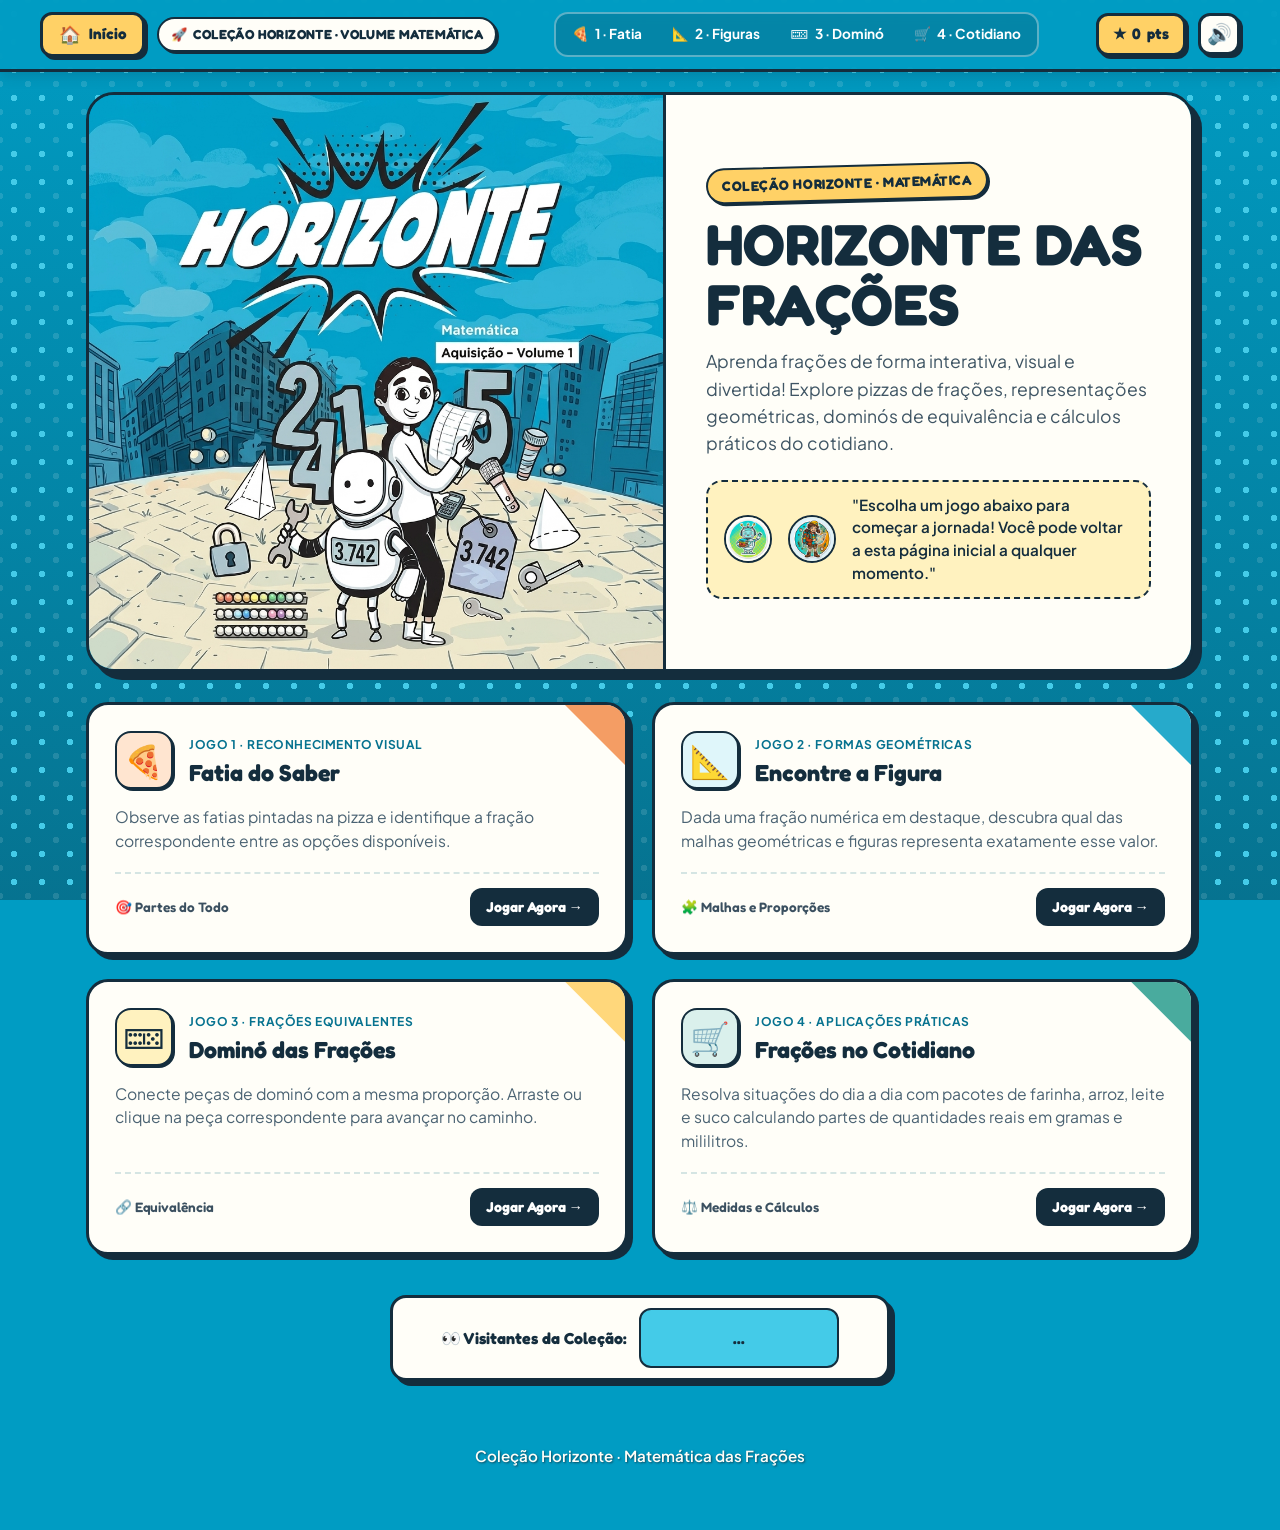
<file: index.html>
<!DOCTYPE html>
<html lang="pt-BR">

<head>
  <meta charset="UTF-8">
  <meta name="viewport" content="width=device-width, initial-scale=1">
  <title>Coleção Horizonte · Desafios de Frações</title>
  <link rel="stylesheet" href="shared.css">
  <style>
    .portal-container {
      max-width: 1140px;
      margin: 0 auto;
      padding: 0 16px;
    }

    .hero-banner-card {
      position: relative;
      border: var(--horizon-border);
      border-radius: 28px;
      overflow: hidden;
      box-shadow: var(--horizon-shadow-lg);
      background: #009cc3;
      margin: 20px auto 30px;
      display: grid;
      grid-template-columns: 1.1fr 1fr;
      align-items: center;
      min-height: 380px;
    }

    .hero-banner-image-wrapper {
      position: relative;
      height: 100%;
      min-height: 320px;
      border-right: 3px solid var(--horizon-ink);
      overflow: hidden;
    }

    .hero-banner-image-wrapper img {
      width: 100%;
      height: 100%;
      object-fit: cover;
      display: block;
    }

    .hero-banner-content {
      padding: clamp(24px, 4vw, 40px);
      background: var(--horizon-paper);
      height: 100%;
      display: flex;
      flex-direction: column;
      justify-content: center;
    }

    .hero-tag-badge {
      display: inline-flex;
      align-items: center;
      gap: 6px;
      padding: 6px 14px;
      background: var(--horizon-yellow);
      border: 2px solid var(--horizon-ink);
      border-radius: 999px;
      font-family: var(--font-heading);
      font-weight: 700;
      font-size: 0.85rem;
      letter-spacing: 0.04em;
      text-transform: uppercase;
      box-shadow: 2px 2px 0 var(--horizon-ink);
      margin-bottom: 12px;
      align-self: flex-start;
      transform: rotate(-1.5deg);
    }

    .hero-main-heading {
      font-family: var(--font-heading);
      font-size: clamp(2.2rem, 4.5vw, 3.6rem);
      font-weight: 800;
      line-height: 1.05;
      color: var(--horizon-ink);
      margin-bottom: 14px;
      text-transform: uppercase;
    }

    .hero-description {
      font-size: 1.1rem;
      color: #3f5564;
      line-height: 1.55;
      margin-bottom: 22px;
    }

    .hero-characters-row {
      display: flex;
      align-items: center;
      gap: 16px;
      padding: 12px 16px;
      background: var(--horizon-yellow-light);
      border: 2px dashed var(--horizon-ink);
      border-radius: 16px;
    }

    .hero-char-avatar {
      width: 48px;
      height: 48px;
      border-radius: 50%;
      border: 2px solid var(--horizon-ink);
      overflow: hidden;
      flex-shrink: 0;
    }

    .hero-char-avatar img {
      width: 100%;
      height: 100%;
      object-fit: cover;
    }

    .hero-char-text {
      font-size: 0.95rem;
      font-weight: 600;
      color: var(--horizon-ink);
    }

    .access-counter {
      display: flex;
      flex-wrap: wrap;
      align-items: center;
      justify-content: center;
      gap: 12px;
      width: min(100%, 500px);
      max-width: 100%;
      margin: 0 auto 30px;
      padding: 10px 20px;
      background: var(--horizon-paper);
      border: var(--horizon-border);
      border-radius: 16px;
      box-shadow: var(--horizon-shadow);
      font-family: var(--font-heading);
      font-weight: 700;
      color: var(--horizon-ink);
    }

    .access-counter-val {
      display: inline-flex;
      align-items: center;
      justify-content: center;
      flex: 0 0 200px;
      width: 200px;
      height: 60px;
      padding: 0;
      background: var(--horizon-cyan-light);
      color: var(--horizon-ink);
      border-radius: 12px;
      border: 2px solid var(--horizon-ink);
      font-family: var(--font-heading);
      font-size: 1rem;
      font-weight: 800;
    }

    .access-counter-val iframe {
      display: block;
      width: 200px;
      height: 60px;
      border: 0;
    }

    /* Grade dos 4 Jogos */
    .games-grid {
      display: grid;
      grid-template-columns: repeat(2, 1fr);
      gap: 24px;
      margin-bottom: 40px;
    }

    .game-card {
      position: relative;
      display: flex;
      flex-direction: column;
      justify-content: space-between;
      padding: 26px;
      border: var(--horizon-border);
      border-radius: 22px;
      background: var(--horizon-paper);
      box-shadow: var(--horizon-shadow);
      text-decoration: none;
      color: var(--horizon-ink);
      transition: transform 0.2s ease, box-shadow 0.2s ease, background-color 0.2s ease;
      overflow: hidden;
    }

    .game-card::after {
      content: "";
      position: absolute;
      top: 0;
      right: 0;
      width: 60px;
      height: 60px;
      clip-path: polygon(100% 0, 100% 100%, 0 0);
      opacity: 0.85;
      transition: transform 0.2s ease;
    }

    .game-card.card-pizza::after {
      background: var(--horizon-orange);
    }

    .game-card.card-figures::after {
      background: var(--horizon-cyan);
    }

    .game-card.card-domino::after {
      background: var(--horizon-yellow);
    }

    .game-card.card-grocery::after {
      background: var(--horizon-green);
    }

    .game-card:hover {
      transform: translate(-4px, -4px);
      box-shadow: 10px 10px 0 var(--horizon-ink);
    }

    .game-card:hover::after {
      transform: scale(1.15);
    }

    .game-card-header {
      display: flex;
      align-items: flex-start;
      gap: 16px;
      margin-bottom: 16px;
    }

    .game-icon-box {
      width: 58px;
      height: 58px;
      display: flex;
      align-items: center;
      justify-content: center;
      font-size: 2rem;
      border: 2px solid var(--horizon-ink);
      border-radius: 16px;
      box-shadow: 2px 2px 0 var(--horizon-ink);
      flex-shrink: 0;
    }

    .card-pizza .game-icon-box {
      background: var(--horizon-orange-light);
    }

    .card-figures .game-icon-box {
      background: #dff6fa;
    }

    .card-domino .game-icon-box {
      background: var(--horizon-yellow-light);
    }

    .card-grocery .game-icon-box {
      background: var(--horizon-green-light);
    }

    .game-card-title {
      font-family: var(--font-heading);
      font-size: 1.45rem;
      font-weight: 700;
      color: var(--horizon-ink);
      line-height: 1.25;
    }

    .game-card-tag {
      display: inline-block;
      font-size: 0.75rem;
      font-weight: 700;
      text-transform: uppercase;
      letter-spacing: 0.05em;
      color: var(--horizon-cyan-dark);
      margin-bottom: 4px;
    }

    .game-card-desc {
      font-size: 0.98rem;
      color: #4b6373;
      line-height: 1.5;
      margin-bottom: 20px;
      flex: 1;
    }

    .game-card-footer {
      display: flex;
      align-items: center;
      justify-content: space-between;
      border-top: 2px dashed #d5e5e3;
      padding-top: 14px;
    }

    .game-pill-skill {
      font-family: var(--font-heading);
      font-size: 0.85rem;
      font-weight: 600;
      color: #3b5060;
    }

    .btn-card-action {
      display: inline-flex;
      align-items: center;
      gap: 6px;
      padding: 8px 16px;
      background: var(--horizon-ink);
      color: #ffffff;
      font-family: var(--font-heading);
      font-weight: 700;
      font-size: 0.9rem;
      border-radius: 12px;
      transition: background 0.15s ease;
    }

    .game-card:hover .btn-card-action {
      background: var(--horizon-cyan-dark);
    }

    @media (max-width: 860px) {
      .hero-banner-card {
        grid-template-columns: 1fr;
      }

      .hero-banner-image-wrapper {
        border-right: none;
        border-bottom: 3px solid var(--horizon-ink);
        height: 220px;
        min-height: auto;
      }

      .games-grid {
        grid-template-columns: 1fr;
      }
    }
  </style>
</head>

<body>

  <main class="portal-container">
    <!-- Banner Principal da Capa Horizonte -->
    <section class="hero-banner-card">
      <div class="hero-banner-image-wrapper">
        <img src="assets/cover_banner.jpg"
          alt="Ilustração da capa Horizonte com o Robô e a Garota exploradora na cidade moderna">
      </div>
      <div class="hero-banner-content">
        <span class="hero-tag-badge">Coleção Horizonte · Matemática</span>
        <h1 class="hero-main-heading">Horizonte das Frações</h1>
        <p class="hero-description">
          Aprenda frações de forma interativa, visual e divertida! Explore pizzas de frações, representações
          geométricas, dominós de equivalência e cálculos práticos do cotidiano.
        </p>
        <div class="hero-characters-row">
          <div class="hero-char-avatar">
            <img src="assets/robot_avatar.jpg" alt="Robô Amigo">
          </div>
          <div class="hero-char-avatar">
            <img src="assets/explorer_avatar.jpg" alt="Garota Exploradora">
          </div>
          <div class="hero-char-text">
            "Escolha um jogo abaixo para começar a jornada! Você pode voltar a esta página inicial a qualquer momento."
          </div>
        </div>
      </div>
    </section>

    <!-- Grade dos 4 Jogos -->
    <section class="games-grid" aria-label="Menu de Jogos">

      <!-- Jogo 1 -->
      <a href="jogo_a.html" class="game-card card-pizza">
        <div>
          <div class="game-card-header">
            <div class="game-icon-box">🍕</div>
            <div>
              <span class="game-card-tag">Jogo 1 · Reconhecimento Visual</span>
              <h2 class="game-card-title">Fatia do Saber</h2>
            </div>
          </div>
          <p class="game-card-desc">
            Observe as fatias pintadas na pizza e identifique a fração correspondente entre as opções disponíveis.
          </p>
        </div>
        <div class="game-card-footer">
          <span class="game-pill-skill">🎯 Partes do Todo</span>
          <span class="btn-card-action">Jogar Agora →</span>
        </div>
      </a>

      <!-- Jogo 2 -->
      <a href="jogo_b.html" class="game-card card-figures">
        <div>
          <div class="game-card-header">
            <div class="game-icon-box">📐</div>
            <div>
              <span class="game-card-tag">Jogo 2 · Formas Geométricas</span>
              <h2 class="game-card-title">Encontre a Figura</h2>
            </div>
          </div>
          <p class="game-card-desc">
            Dada uma fração numérica em destaque, descubra qual das malhas geométricas e figuras representa exatamente
            esse valor.
          </p>
        </div>
        <div class="game-card-footer">
          <span class="game-pill-skill">🧩 Malhas e Proporções</span>
          <span class="btn-card-action">Jogar Agora →</span>
        </div>
      </a>

      <!-- Jogo 3 -->
      <a href="jogo_c.html" class="game-card card-domino">
        <div>
          <div class="game-card-header">
            <div class="game-icon-box">🁠</div>
            <div>
              <span class="game-card-tag">Jogo 3 · Frações Equivalentes</span>
              <h2 class="game-card-title">Dominó das Frações</h2>
            </div>
          </div>
          <p class="game-card-desc">
            Conecte peças de dominó com a mesma proporção. Arraste ou clique na peça correspondente para avançar no
            caminho.
          </p>
        </div>
        <div class="game-card-footer">
          <span class="game-pill-skill">🔗 Equivalência</span>
          <span class="btn-card-action">Jogar Agora →</span>
        </div>
      </a>

      <!-- Jogo 4 -->
      <a href="jogo_d.html" class="game-card card-grocery">
        <div>
          <div class="game-card-header">
            <div class="game-icon-box">🛒</div>
            <div>
              <span class="game-card-tag">Jogo 4 · Aplicações Práticas</span>
              <h2 class="game-card-title">Frações no Cotidiano</h2>
            </div>
          </div>
          <p class="game-card-desc">
            Resolva situações do dia a dia com pacotes de farinha, arroz, leite e suco calculando partes de quantidades
            reais em gramas e mililitros.
          </p>
        </div>
        <div class="game-card-footer">
          <span class="game-pill-skill">⚖️ Medidas e Cálculos</span>
          <span class="btn-card-action">Jogar Agora →</span>
        </div>
      </a>

    </section>

    <aside class="access-counter" aria-label="Contador de visitantes da coleção">
      <span>👀 Visitantes da Coleção:</span>
      <span class="access-counter-val" id="access-counter-val" aria-live="polite">...</span>
    </aside>

    <footer class="horizonte-footer">
      Coleção Horizonte · Matemática das Frações
    </footer>
  </main>

  <script src="shared.js"></script>
  <script>
    HorizonteNav.init({ activeGame: 'home' });

    document.querySelectorAll('.game-card').forEach(card => {
      card.addEventListener('mouseenter', () => {
        HorizonteAudio.playClick();
      });
    });

    const counterVal = document.getElementById('access-counter-val');
    if (counterVal) {
      const hostname = window.location.hostname;
      if (!hostname || hostname === 'localhost' || hostname === '127.0.0.1') {
        counterVal.textContent = 'local';
        counterVal.title = 'O GoatCounter não registra visitas em localhost. Em produção, o contador será atualizado automaticamente.';
      } else {
        let attempts = 0;
        const loadVisitCount = () => {
          if (!window.goatcounter || !window.goatcounter.visit_count) {
            attempts += 1;
            if (attempts < 40) {
              setTimeout(loadVisitCount, 250);
            } else {
              console.error('GoatCounter não carregou; não foi possível exibir o total de visitas.');
              counterVal.textContent = '—';
            }
            return;
          }

          counterVal.replaceChildren();
          window.goatcounter.visit_count({
            append: '#access-counter-val',
            path: 'TOTAL',
            no_branding: true,
            attr: { width: '200', height: '60' },
            style: `
              div {
                border: 0;
                background: transparent;
                color: #142d3d;
                font-family: sans-serif;
              }
              #gcvc-for { display: none; }
              #gcvc-views {
                font-size: 16px;
                font-weight: 800;
              }
            `
          });
        };

        loadVisitCount();
      }
    }
  </script>
  <script data-goatcounter="https://pmacedo1983.goatcounter.com/count" async src="//gc.zgo.at/count.js"></script>
</body>
</html>
</file>
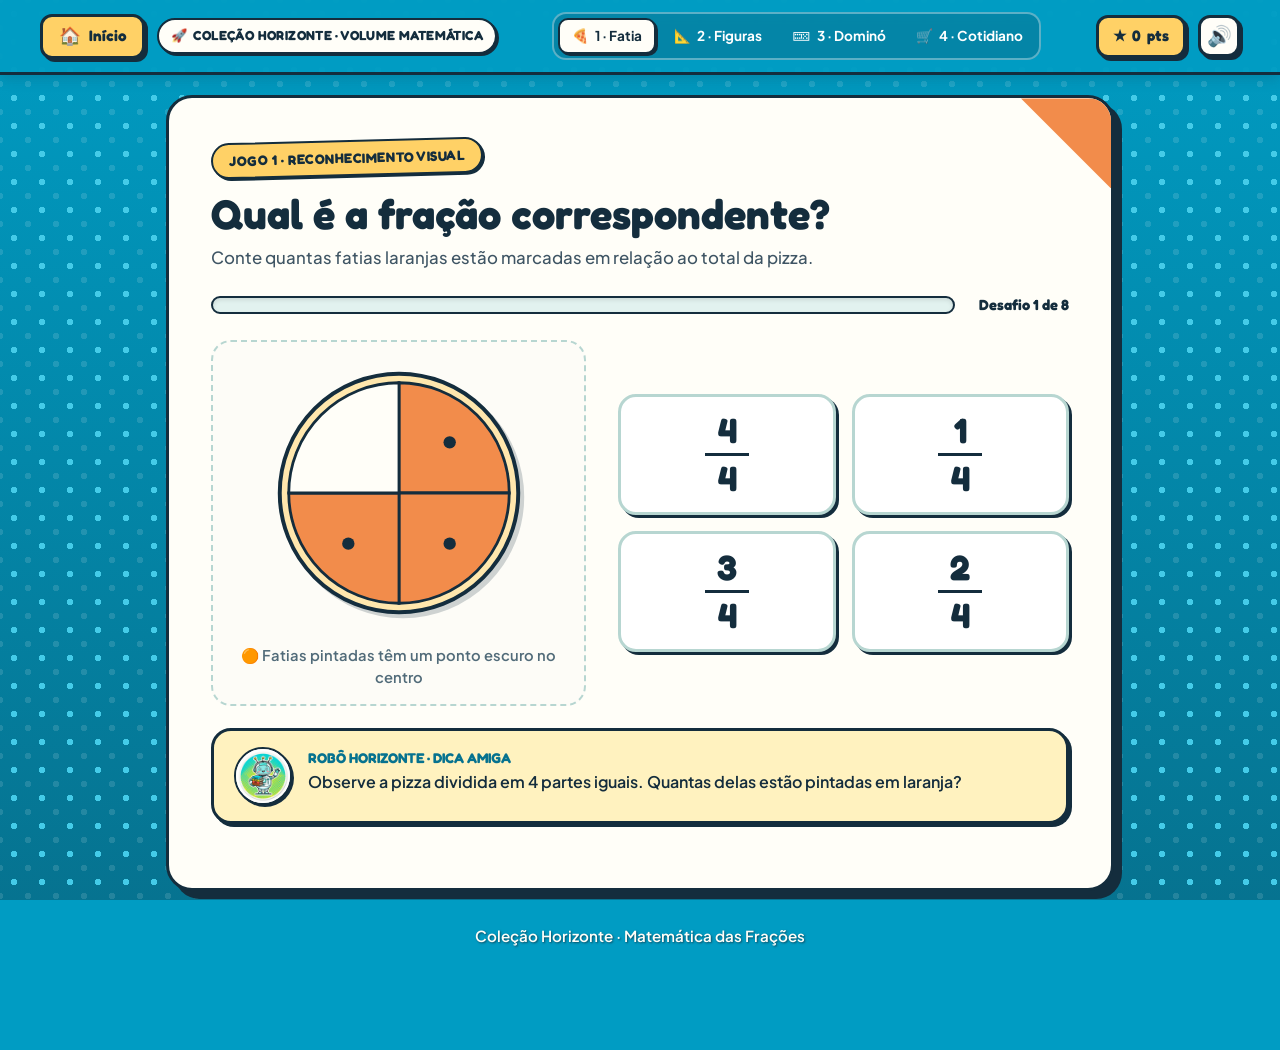
<file: jogo_a.html>
<!DOCTYPE html>
<html lang="pt-BR">
<head>
  <meta charset="UTF-8">
  <meta name="viewport" content="width=device-width, initial-scale=1">
  <title>Jogo 1 · Fatia do Saber — Coleção Horizonte</title>
  <link rel="stylesheet" href="shared.css">
  <style>
    .game-container {
      max-width: 980px;
      margin: 20px auto 40px;
      padding: 0 16px;
    }

    .workspace-a {
      display: grid;
      grid-template-columns: minmax(280px, 1fr) 1.2fr;
      align-items: center;
      gap: 32px;
      margin: 20px 0;
    }

    .pizza-visual-box {
      text-align: center;
      padding: 16px;
      background: #fdfcf7;
      border: 2px dashed #b7d6d1;
      border-radius: 20px;
    }

    .pizza-visual-box svg {
      width: 100%;
      max-width: 270px;
      filter: drop-shadow(4px 4px 0 #142d3d33);
      transition: transform 0.3s ease;
    }

    .options-grid-a {
      display: grid;
      grid-template-columns: repeat(2, 1fr);
      gap: 16px;
    }

    .btn-fraction-option {
      min-height: 108px;
      display: flex;
      flex-direction: column;
      align-items: center;
      justify-content: center;
      padding: 16px;
      background: var(--horizon-card);
      border: 3px solid #b7d6d1;
      border-radius: 18px;
      cursor: pointer;
      box-shadow: 3px 3px 0 var(--horizon-ink);
      transition: transform 0.15s ease, box-shadow 0.15s ease, background 0.15s ease, border-color 0.15s ease;
    }

    .btn-fraction-option:hover:not(:disabled) {
      transform: translate(-3px, -3px);
      box-shadow: 6px 6px 0 var(--horizon-ink);
      background: var(--horizon-yellow-light);
      border-color: var(--horizon-ink);
    }

    .btn-fraction-option:disabled {
      cursor: default;
    }

    .btn-fraction-option.correct {
      border-color: var(--horizon-green);
      background: var(--horizon-green-light);
      box-shadow: 4px 4px 0 var(--horizon-green);
      animation: comicPop 0.4s ease;
    }

    .btn-fraction-option.wrong {
      border-color: var(--horizon-red);
      background: var(--horizon-red-light);
      animation: comicShake 0.4s ease;
    }

    .fraction-display {
      display: inline-flex;
      flex-direction: column;
      align-items: center;
      font-family: var(--font-heading);
      font-size: 2.2rem;
      font-weight: 700;
      line-height: 1;
      color: var(--horizon-ink);
    }

    .fraction-numerator {
      min-width: 44px;
      text-align: center;
      padding-bottom: 5px;
      border-bottom: 3px solid currentColor;
    }

    .fraction-denominator {
      padding-top: 5px;
      text-align: center;
    }

    .legend-helper {
      margin-top: 10px;
      font-size: 0.92rem;
      font-weight: 600;
      color: #516b79;
    }

    @media (max-width: 720px) {
      .workspace-a {
        grid-template-columns: 1fr;
        gap: 20px;
      }
      .options-grid-a {
        grid-template-columns: 1fr;
      }
      .btn-fraction-option {
        min-height: 84px;
      }
    }
  </style>
</head>
<body>

  <main class="game-container">
    <section class="comic-board" id="game-section">
      <div class="comic-board-header">
        <span class="comic-badge-pill">Jogo 1 · Reconhecimento Visual</span>
        <h1 class="comic-game-title" id="question-title">Qual é a fração correspondente?</h1>
        <p class="comic-instruction">Conte quantas fatias laranjas estão marcadas em relação ao total da pizza.</p>
      </div>

      <!-- Barra de Progresso do Jogo -->
      <div class="comic-progress-container">
        <div class="comic-progress-track">
          <div class="comic-progress-fill" id="progress-bar" style="width: 0%;"></div>
        </div>
        <div class="comic-progress-label" id="round-indicator">Desafio 1 de 8</div>
      </div>

      <!-- Área de Jogo Interativa -->
      <div class="workspace-a">
        <div class="pizza-visual-box">
          <svg id="pizza-svg" viewBox="0 0 240 240" role="img" aria-label="Pizza de frações"></svg>
          <div class="legend-helper">🟠 Fatias pintadas têm um ponto escuro no centro</div>
        </div>

        <div>
          <div class="options-grid-a" id="options-container" role="group" aria-label="Opções de Frações"></div>
        </div>
      </div>

      <!-- Mascote com Dicas e Feedback Falado -->
      <div class="mascot-feedback-box" id="mascot-box">
        <div class="mascot-avatar-frame">
          <img src="assets/robot_avatar.jpg" alt="Robô Horizonte" class="mascot-avatar-img">
        </div>
        <div class="mascot-speech-content">
          <div class="mascot-speech-name">Robô Horizonte · Dica Amiga</div>
          <div class="mascot-speech-text" id="mascot-speech">
            O número de cima (numerador) representa as fatias coloridas. O de baixo (denominador) é o total de fatias!
          </div>
        </div>
      </div>

      <!-- Botão de Próximo Desafio -->
      <button type="button" class="btn-comic-primary" id="btn-next" style="display: none; margin-top: 16px;">
        Próximo Desafio →
      </button>
    </section>

    <!-- Tela de Conclusão / Vitória -->
    <section class="comic-board comic-finish-card" id="finish-section" style="display: none;">
      <div class="finish-mascot-row">
        <div class="finish-mascot-avatar">
          <img src="assets/robot_avatar.jpg" alt="Robô">
        </div>
        <div class="finish-mascot-avatar">
          <img src="assets/explorer_avatar.jpg" alt="Exploradora">
        </div>
      </div>
      <h2 class="finish-title">Incrível! Jornada Concluída!</h2>
      <p style="font-size: 1.15rem; color: #3f5564; max-width: 600px; margin: 0 auto 16px;">
        Você dominou a leitura de fatias e agora entende como frações representam partes de um inteiro!
      </p>
      <div class="finish-score-badge" id="finish-score-text">
        ★ Total Conquistado: 80 pontos
      </div>
      <div class="finish-buttons-group">
        <button type="button" class="btn-comic-primary" id="btn-restart">Jogar Novamente ↻</button>
        <a href="jogo_b.html" class="btn-comic-secondary" style="width: 100%;">Avançar para o Jogo 2: Figuras →</a>
      </div>
    </section>

    <footer class="horizonte-footer">
      Coleção Horizonte · Matemática das Frações
    </footer>
  </main>

  <script src="tutor-tracker.js"></script>
  <script src="shared.js"></script>
  <script>
    const TOTAL_ROUNDS = 8;
    let round = 0;
    let score = 0;
    let numerator = 0;
    let denominator = 4;
    let solved = false;
    let previous = "";

    // Inicializa a barra de navegação com ID 'a'
    HorizonteNav.init({ activeGame: 'a' });

    function shuffle(items) {
      const arr = [...items];
      for (let i = arr.length - 1; i > 0; i--) {
        const j = Math.floor(Math.random() * (i + 1));
        [arr[i], arr[j]] = [arr[j], arr[i]];
      }
      return arr;
    }

    function createSvgElement(tag, attrs) {
      const el = document.createElementNS("http://www.w3.org/2000/svg", tag);
      for (const [k, v] of Object.entries(attrs)) {
        el.setAttribute(k, v);
      }
      return el;
    }

    function drawPizza() {
      const svg = document.getElementById("pizza-svg");
      svg.innerHTML = "";
      svg.setAttribute(
        "aria-label",
        `Pizza dividida em ${denominator} fatias iguais, com ${numerator} partes coloridas.`
      );

      // Fundo circular
      svg.appendChild(createSvgElement("circle", {
        cx: 120, cy: 120, r: 106,
        fill: "#ffe7ad",
        stroke: "#142d3d",
        "stroke-width": "3.5"
      }));

      const radius = 98;
      const cx = 120;
      const cy = 120;

      for (let i = 0; i < denominator; i++) {
        const start = (i / denominator) * Math.PI * 2 - Math.PI / 2;
        const end = ((i + 1) / denominator) * Math.PI * 2 - Math.PI / 2;
        const middle = (start + end) / 2;

        const x1 = cx + radius * Math.cos(start);
        const y1 = cy + radius * Math.sin(start);
        const x2 = cx + radius * Math.cos(end);
        const y2 = cy + radius * Math.sin(end);

        const isPainted = i < numerator;
        const fillColor = isPainted ? "#f28c4b" : "#fffef8";

        const path = createSvgElement("path", {
          d: `M ${cx} ${cy} L ${x1} ${y1} A ${radius} ${radius} 0 0 1 ${x2} ${y2} Z`,
          fill: fillColor,
          stroke: "#142d3d",
          "stroke-width": "2.5"
        });
        svg.appendChild(path);

        if (isPainted) {
          const dotRadius = radius * 0.65;
          const dotX = cx + dotRadius * Math.cos(middle);
          const dotY = cy + dotRadius * Math.sin(middle);
          const dot = createSvgElement("circle", {
            cx: dotX,
            cy: dotY,
            r: 5.5,
            fill: "#142d3d"
          });
          svg.appendChild(dot);
        }
      }
    }

    function loadRound() {
      window.TutorActivity?.begin(round + 1);
      solved = false;
      document.getElementById("btn-next").style.display = "none";

      // Aumenta a dificuldade gradualmente: 4, 6 e 8 fatias
      denominator = round < 3 ? 4 : round < 6 ? 6 : 8;

      let key;
      do {
        numerator = 1 + Math.floor(Math.random() * (denominator - 1));
        key = `${numerator}/${denominator}`;
      } while (key === previous);
      previous = key;

      // Atualiza progresso e textos
      const pct = (round / TOTAL_ROUNDS) * 100;
      document.getElementById("progress-bar").style.width = `${pct}%`;
      document.getElementById("round-indicator").textContent = `Desafio ${round + 1} de ${TOTAL_ROUNDS}`;

      const mascotBox = document.getElementById("mascot-box");
      mascotBox.className = "mascot-feedback-box";
      document.getElementById("mascot-speech").textContent =
        `Observe a pizza dividida em ${denominator} partes iguais. Quantas delas estão pintadas em laranja?`;

      drawPizza();

      // Gera opções seguras e sem repetição
      const distractors = [];
      for (let n = 1; n <= denominator; n++) {
        if (n !== numerator) distractors.push(n);
      }

      const choices = shuffle([
        numerator,
        ...shuffle(distractors).slice(0, 3)
      ]);

      const container = document.getElementById("options-container");
      container.innerHTML = "";

      choices.forEach(val => {
        const btn = document.createElement("button");
        btn.type = "button";
        btn.className = "btn-fraction-option";
        btn.setAttribute("aria-label", `${val} sobre ${denominator}`);
        btn.innerHTML = `
          <div class="fraction-display">
            <span class="fraction-numerator">${val}</span>
            <span class="fraction-denominator">${denominator}</span>
          </div>
        `;

        btn.addEventListener("click", () => handleAnswer(val, btn));
        container.appendChild(btn);
      });
    }

    function handleAnswer(value, btn) {
      if (solved) return;
      window.TutorActivity?.answer(value === numerator);

      const mascotBox = document.getElementById("mascot-box");
      const speech = document.getElementById("mascot-speech");

      if (value === numerator) {
        solved = true;
        score += 10;
        HorizonteNav.updateScore(score);
        HorizonteAudio.playCorrect();

        btn.classList.add("correct");
        mascotBox.className = "mascot-feedback-box correct";
        speech.innerHTML = `<strong>Sensacional!</strong> Exatamente ${numerator}/${denominator}. Há ${numerator} fatias coloridas de um total de ${denominator}!`;

        document.querySelectorAll(".btn-fraction-option").forEach(b => b.disabled = true);

        const btnNext = document.getElementById("btn-next");
        btnNext.textContent = (round === TOTAL_ROUNDS - 1) ? "Concluir Desafio ★" : "Próximo Desafio →";
        btnNext.style.display = "inline-flex";
        btnNext.focus();
      } else {
        HorizonteAudio.playWrong();
        btn.classList.remove("wrong");
        void btn.offsetWidth;
        btn.classList.add("wrong");
        mascotBox.className = "mascot-feedback-box wrong";
        speech.textContent = `Ainda não! A pizza tem ${denominator} fatias ao todo. Conte com cuidado as partes coloridas em laranja!`;
      }
    }

    document.getElementById("btn-next").addEventListener("click", () => {
      HorizonteAudio.playClick();
      round++;
      if (round >= TOTAL_ROUNDS) {
        showFinish();
      } else {
        loadRound();
      }
    });

    function showFinish() {
      document.getElementById("game-section").style.display = "none";
      document.getElementById("finish-section").style.display = "block";
      document.getElementById("finish-score-text").textContent = `★ Total Conquistado: ${score} pontos!`;
      HorizonteAudio.playFanfare();
      HorizonteFX.celebrate();
    }

    document.getElementById("btn-restart").addEventListener("click", () => {
      HorizonteAudio.playClick();
      round = 0;
      score = 0;
      previous = "";
      HorizonteNav.updateScore(score);
      document.getElementById("finish-section").style.display = "none";
      document.getElementById("game-section").style.display = "block";
      loadRound();
    });

    // Inicia a primeira rodada
    loadRound();
  </script>
  <script data-goatcounter="https://pmacedo1983.goatcounter.com/count"
          async src="//gc.zgo.at/count.js"></script>
</body>
</html>
</file>
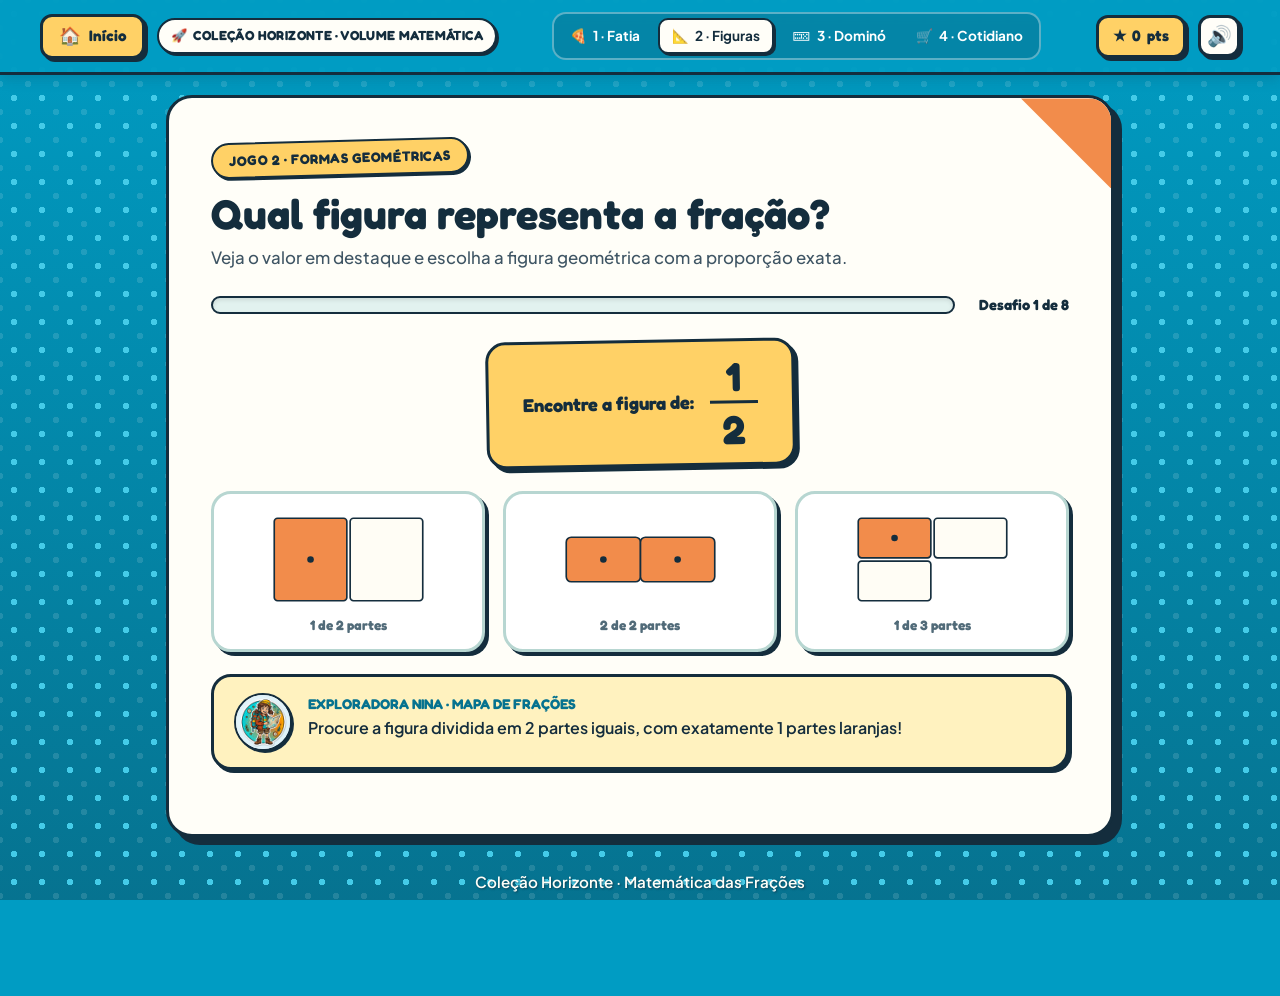
<file: jogo_b.html>
<!DOCTYPE html>
<html lang="pt-BR">
<head>
  <meta charset="UTF-8">
  <meta name="viewport" content="width=device-width, initial-scale=1">
  <title>Jogo 2 · Encontre a Figura — Coleção Horizonte</title>
  <link rel="stylesheet" href="shared.css">
  <style>
    .game-container {
      max-width: 980px;
      margin: 20px auto 40px;
      padding: 0 16px;
    }

    .target-fraction-container {
      display: flex;
      justify-content: center;
      margin: 10px 0 24px;
    }

    .target-fraction-card {
      display: inline-flex;
      align-items: center;
      gap: 16px;
      padding: 14px 34px;
      background: var(--horizon-yellow);
      border: 3px solid var(--horizon-ink);
      border-radius: 20px;
      box-shadow: 4px 4px 0 var(--horizon-ink);
      transform: rotate(-1deg);
    }

    .target-label {
      font-family: var(--font-heading);
      font-weight: 700;
      font-size: 1.15rem;
      color: var(--horizon-ink);
    }

    .target-fraction-value {
      display: inline-flex;
      flex-direction: column;
      align-items: center;
      font-family: var(--font-heading);
      font-size: 2.5rem;
      font-weight: 800;
      line-height: 1;
      color: var(--horizon-ink);
    }

    .target-numerator {
      min-width: 48px;
      text-align: center;
      padding-bottom: 5px;
      border-bottom: 3.5px solid currentColor;
    }

    .target-denominator {
      padding-top: 5px;
      text-align: center;
    }

    .figures-grid {
      display: grid;
      grid-template-columns: repeat(3, 1fr);
      gap: 18px;
      margin: 20px 0;
    }

    .figure-option-btn {
      display: flex;
      flex-direction: column;
      align-items: center;
      justify-content: center;
      min-height: 160px;
      padding: 16px 12px;
      background: var(--horizon-card);
      border: 3px solid #b7d6d1;
      border-radius: 20px;
      cursor: pointer;
      box-shadow: 4px 4px 0 var(--horizon-ink);
      transition: transform 0.15s ease, box-shadow 0.15s ease, background 0.15s ease, border-color 0.15s ease;
    }

    .figure-option-btn:hover:not(:disabled) {
      transform: translate(-3px, -3px);
      box-shadow: 7px 7px 0 var(--horizon-ink);
      background: var(--horizon-yellow-light);
      border-color: var(--horizon-ink);
    }

    .figure-option-btn:disabled {
      cursor: default;
    }

    .figure-option-btn.correct {
      border-color: var(--horizon-green);
      background: var(--horizon-green-light);
      box-shadow: 4px 4px 0 var(--horizon-green);
      animation: comicPop 0.4s ease;
    }

    .figure-option-btn.wrong {
      border-color: var(--horizon-red);
      background: var(--horizon-red-light);
      animation: comicShake 0.4s ease;
    }

    .figure-option-btn svg {
      width: 100%;
      max-width: 165px;
      height: auto;
      display: block;
    }

    .figure-caption {
      margin-top: 8px;
      font-family: var(--font-heading);
      font-size: 0.85rem;
      font-weight: 700;
      color: #516b79;
    }

    @media (max-width: 768px) {
      .figures-grid {
        grid-template-columns: 1fr;
      }
      .figure-option-btn {
        flex-direction: row;
        justify-content: space-around;
        min-height: 110px;
      }
      .figure-option-btn svg {
        max-width: 130px;
      }
    }
  </style>
</head>
<body>

  <main class="game-container">
    <section class="comic-board" id="game-section">
      <div class="comic-board-header">
        <span class="comic-badge-pill">Jogo 2 · Formas Geométricas</span>
        <h1 class="comic-game-title" id="question-title">Qual figura representa a fração?</h1>
        <p class="comic-instruction">Veja o valor em destaque e escolha a figura geométrica com a proporção exata.</p>
      </div>

      <!-- Barra de Progresso do Jogo -->
      <div class="comic-progress-container">
        <div class="comic-progress-track">
          <div class="comic-progress-fill" id="progress-bar" style="width: 0%;"></div>
        </div>
        <div class="comic-progress-label" id="round-indicator">Desafio 1 de 8</div>
      </div>

      <!-- Cartão da Fração Alvo -->
      <div class="target-fraction-container">
        <div class="target-fraction-card">
          <span class="target-label">Encontre a figura de:</span>
          <div class="target-fraction-value">
            <span class="target-numerator" id="target-num">1</span>
            <span class="target-denominator" id="target-den">2</span>
          </div>
        </div>
      </div>

      <!-- Grade de Figuras Interativas -->
      <div class="figures-grid" id="figures-container" role="group" aria-label="Escolha a figura correspondente"></div>

      <!-- Mascote Garota Exploradora com Dicas -->
      <div class="mascot-feedback-box" id="mascot-box">
        <div class="mascot-avatar-frame">
          <img src="assets/explorer_avatar.jpg" alt="Exploradora Horizonte" class="mascot-avatar-img">
        </div>
        <div class="mascot-speech-content">
          <div class="mascot-speech-name">Exploradora Nina · Mapa de Frações</div>
          <div class="mascot-speech-text" id="mascot-speech">
            Conte quantas partes estão divididas cada figura e quantas estão coloridas em laranja!
          </div>
        </div>
      </div>

      <!-- Botão de Próximo Desafio -->
      <button type="button" class="btn-comic-primary" id="btn-next" style="display: none; margin-top: 16px;">
        Próximo Desafio →
      </button>
    </section>

    <!-- Tela de Conclusão / Vitória -->
    <section class="comic-board comic-finish-card" id="finish-section" style="display: none;">
      <div class="finish-mascot-row">
        <div class="finish-mascot-avatar">
          <img src="assets/robot_avatar.jpg" alt="Robô">
        </div>
        <div class="finish-mascot-avatar">
          <img src="assets/explorer_avatar.jpg" alt="Exploradora">
        </div>
      </div>
      <h2 class="finish-title">Missão Geográfica Concluída!</h2>
      <p style="font-size: 1.15rem; color: #3f5564; max-width: 600px; margin: 0 auto 16px;">
        Você explorou diferentes formas e malhas geométricas com total precisão!
      </p>
      <div class="finish-score-badge" id="finish-score-text">
        ★ Total Conquistado: 80 pontos
      </div>
      <div class="finish-buttons-group">
        <button type="button" class="btn-comic-primary" id="btn-restart">Jogar Novamente ↻</button>
        <a href="jogo_c.html" class="btn-comic-secondary" style="width: 100%;">Avançar para o Jogo 3: Dominó →</a>
      </div>
    </section>

    <footer class="horizonte-footer">
      Coleção Horizonte · Matemática das Frações
    </footer>
  </main>

  <script src="tutor-tracker.js"></script>
  <script src="shared.js"></script>
  <script>
    const TOTAL_ROUNDS = 8;
    const CHALLENGES = [
      { numerator: 1, denominator: 2, shapes: ['bar', 'grid', 'bar'] },
      { numerator: 2, denominator: 3, shapes: ['bar', 'grid', 'bar'] },
      { numerator: 3, denominator: 4, shapes: ['grid', 'bar', 'grid'] },
      { numerator: 2, denominator: 5, shapes: ['bar', 'bar', 'grid'] },
      { numerator: 5, denominator: 6, shapes: ['grid', 'bar', 'grid'] },
      { numerator: 3, denominator: 8, shapes: ['grid', 'grid', 'bar'] },
      { numerator: 4, denominator: 7, shapes: ['bar', 'bar', 'grid'] },
      { numerator: 7, denominator: 10, shapes: ['grid', 'bar', 'grid'] }
    ];

    let currentRound = 0;
    let score = 0;
    let isSolved = false;

    // Inicializa HUD
    HorizonteNav.init({ activeGame: 'b' });

    function createSvg(tag, attrs) {
      const el = document.createElementNS('http://www.w3.org/2000/svg', tag);
      for (const [k, v] of Object.entries(attrs)) {
        el.setAttribute(k, v);
      }
      return el;
    }

    // Desenha malhas ou barras geométricas ricas
    function drawFigureSvg(painted, total, type = 'bar') {
      const svg = createSvg('svg', {
        viewBox: '0 0 200 120',
        role: 'img',
        'aria-label': `${painted} de ${total} partes coloridas`
      });

      if (type === 'grid') {
        const cols = total <= 4 ? 2 : total <= 6 ? 3 : total <= 8 ? 4 : 5;
        const rows = Math.ceil(total / cols);
        const cellW = (180 - (cols - 1) * 4) / cols;
        const cellH = (100 - (rows - 1) * 4) / rows;
        const startX = 10;
        const startY = 10;

        for (let i = 0; i < total; i++) {
          const col = i % cols;
          const row = Math.floor(i / cols);
          const x = startX + col * (cellW + 4);
          const y = startY + row * (cellH + 4);
          const isPainted = i < painted;

          const rect = createSvg('rect', {
            x, y, width: cellW, height: cellH, rx: '4',
            fill: isPainted ? '#f28c4b' : '#fffdf5',
            stroke: '#142d3d',
            'stroke-width': '2'
          });
          svg.appendChild(rect);

          if (isPainted) {
            const dot = createSvg('circle', {
              cx: x + cellW / 2,
              cy: y + cellH / 2,
              r: '4',
              fill: '#142d3d'
            });
            svg.appendChild(dot);
          }
        }
      } else {
        // Barra horizontal dividida
        const barW = 180;
        const barH = 54;
        const x = 10;
        const y = 33;
        const segW = barW / total;

        for (let i = 0; i < total; i++) {
          const isPainted = i < painted;
          const rect = createSvg('rect', {
            x: x + i * segW,
            y,
            width: segW,
            height: barH,
            rx: i === 0 ? '6' : (i === total - 1 ? '6' : '0'),
            fill: isPainted ? '#f28c4b' : '#fffdf5',
            stroke: '#142d3d',
            'stroke-width': '2'
          });
          svg.appendChild(rect);

          if (isPainted) {
            const dot = createSvg('circle', {
              cx: x + i * segW + segW / 2,
              cy: y + barH / 2,
              r: '4',
              fill: '#142d3d'
            });
            svg.appendChild(dot);
          }
        }
      }

      return svg;
    }

    function generateFigureOptions(target) {
      const { numerator, denominator } = target;
      const options = [
        { painted: numerator, total: denominator, type: 'grid', isCorrect: true }
      ];

      // Opções distratoras inteligentes
      // Distrator 1: Mesmo total, numerador invertido ou diferente
      let wrongP1 = denominator - numerator;
      if (wrongP1 === numerator) wrongP1 = (numerator > 1) ? numerator - 1 : numerator + 1;
      options.push({ painted: wrongP1, total: denominator, type: 'bar', isCorrect: false });

      // Distrator 2: Numerador igual, denominador diferente
      let wrongD = denominator === 4 ? 3 : denominator === 2 ? 3 : denominator - 1;
      if (wrongD <= numerator) wrongD = denominator + 2;
      options.push({ painted: Math.min(numerator, wrongD - 1), total: wrongD, type: 'grid', isCorrect: false });

      return options.sort(() => Math.random() - 0.5);
    }

    function loadRound() {
      window.TutorActivity?.begin(currentRound + 1);
      isSolved = false;
      document.getElementById('btn-next').style.display = 'none';

      const challenge = CHALLENGES[currentRound];
      const { numerator, denominator } = challenge;

      // Atualiza fração alvo
      document.getElementById('target-num').textContent = numerator;
      document.getElementById('target-den').textContent = denominator;

      // Progresso
      const pct = (currentRound / TOTAL_ROUNDS) * 100;
      document.getElementById('progress-bar').style.width = `${pct}%`;
      document.getElementById('round-indicator').textContent = `Desafio ${currentRound + 1} de ${TOTAL_ROUNDS}`;

      // Mascote
      const mascotBox = document.getElementById('mascot-box');
      mascotBox.className = 'mascot-feedback-box';
      document.getElementById('mascot-speech').textContent = 
        `Procure a figura dividida em ${denominator} partes iguais, com exatamente ${numerator} partes laranjas!`;

      // Renderiza Figuras
      const container = document.getElementById('figures-container');
      container.innerHTML = '';

      const options = generateFigureOptions(challenge);
      options.forEach(opt => {
        const btn = document.createElement('button');
        btn.type = 'button';
        btn.className = 'figure-option-btn';
        btn.setAttribute('aria-label', `Figura com ${opt.painted} partes pintadas de ${opt.total}`);

        const svg = drawFigureSvg(opt.painted, opt.total, opt.type);
        btn.appendChild(svg);

        const caption = document.createElement('span');
        caption.className = 'figure-caption';
        caption.textContent = `${opt.painted} de ${opt.total} partes`;
        btn.appendChild(caption);

        btn.addEventListener('click', () => handleChoice(opt, btn, challenge));
        container.appendChild(btn);
      });
    }

    function handleChoice(option, btn, target) {
      if (isSolved) return;
      window.TutorActivity?.answer(option.isCorrect);

      const mascotBox = document.getElementById('mascot-box');
      const speech = document.getElementById('mascot-speech');

      if (option.isCorrect) {
        isSolved = true;
        score += 10;
        HorizonteNav.updateScore(score);
        HorizonteAudio.playCorrect();

        btn.classList.add('correct');
        mascotBox.className = 'mascot-feedback-box correct';
        speech.innerHTML = `<strong>Perfeito!</strong> Esta figura tem exatamente ${target.numerator} partes coloridas de um total de ${target.denominator}!`;

        document.querySelectorAll('.figure-option-btn').forEach(b => b.disabled = true);

        const btnNext = document.getElementById('btn-next');
        btnNext.textContent = (currentRound === TOTAL_ROUNDS - 1) ? 'Concluir Desafio ★' : 'Próximo Desafio →';
        btnNext.style.display = 'inline-flex';
        btnNext.focus();
      } else {
        HorizonteAudio.playWrong();
        btn.classList.remove('wrong');
        void btn.offsetWidth;
        btn.classList.add('wrong');
        mascotBox.className = 'mascot-feedback-box wrong';
        speech.textContent = `Ainda não! Essa figura mostra ${option.painted}/${option.total}. Estamos procurando ${target.numerator}/${target.denominator}. Continue tentando!`;
      }
    }

    document.getElementById('btn-next').addEventListener('click', () => {
      HorizonteAudio.playClick();
      currentRound++;
      if (currentRound >= TOTAL_ROUNDS) {
        showFinish();
      } else {
        loadRound();
      }
    });

    function showFinish() {
      document.getElementById('game-section').style.display = 'none';
      document.getElementById('finish-section').style.display = 'block';
      document.getElementById('finish-score-text').textContent = `★ Total Conquistado: ${score} pontos!`;
      HorizonteAudio.playFanfare();
      HorizonteFX.celebrate();
    }

    document.getElementById('btn-restart').addEventListener('click', () => {
      HorizonteAudio.playClick();
      currentRound = 0;
      score = 0;
      HorizonteNav.updateScore(score);
      document.getElementById('finish-section').style.display = 'none';
      document.getElementById('game-section').style.display = 'block';
      loadRound();
    });

    loadRound();
  </script>
  <script data-goatcounter="https://pmacedo1983.goatcounter.com/count"
          async src="//gc.zgo.at/count.js"></script>
</body>
</html>
</file>
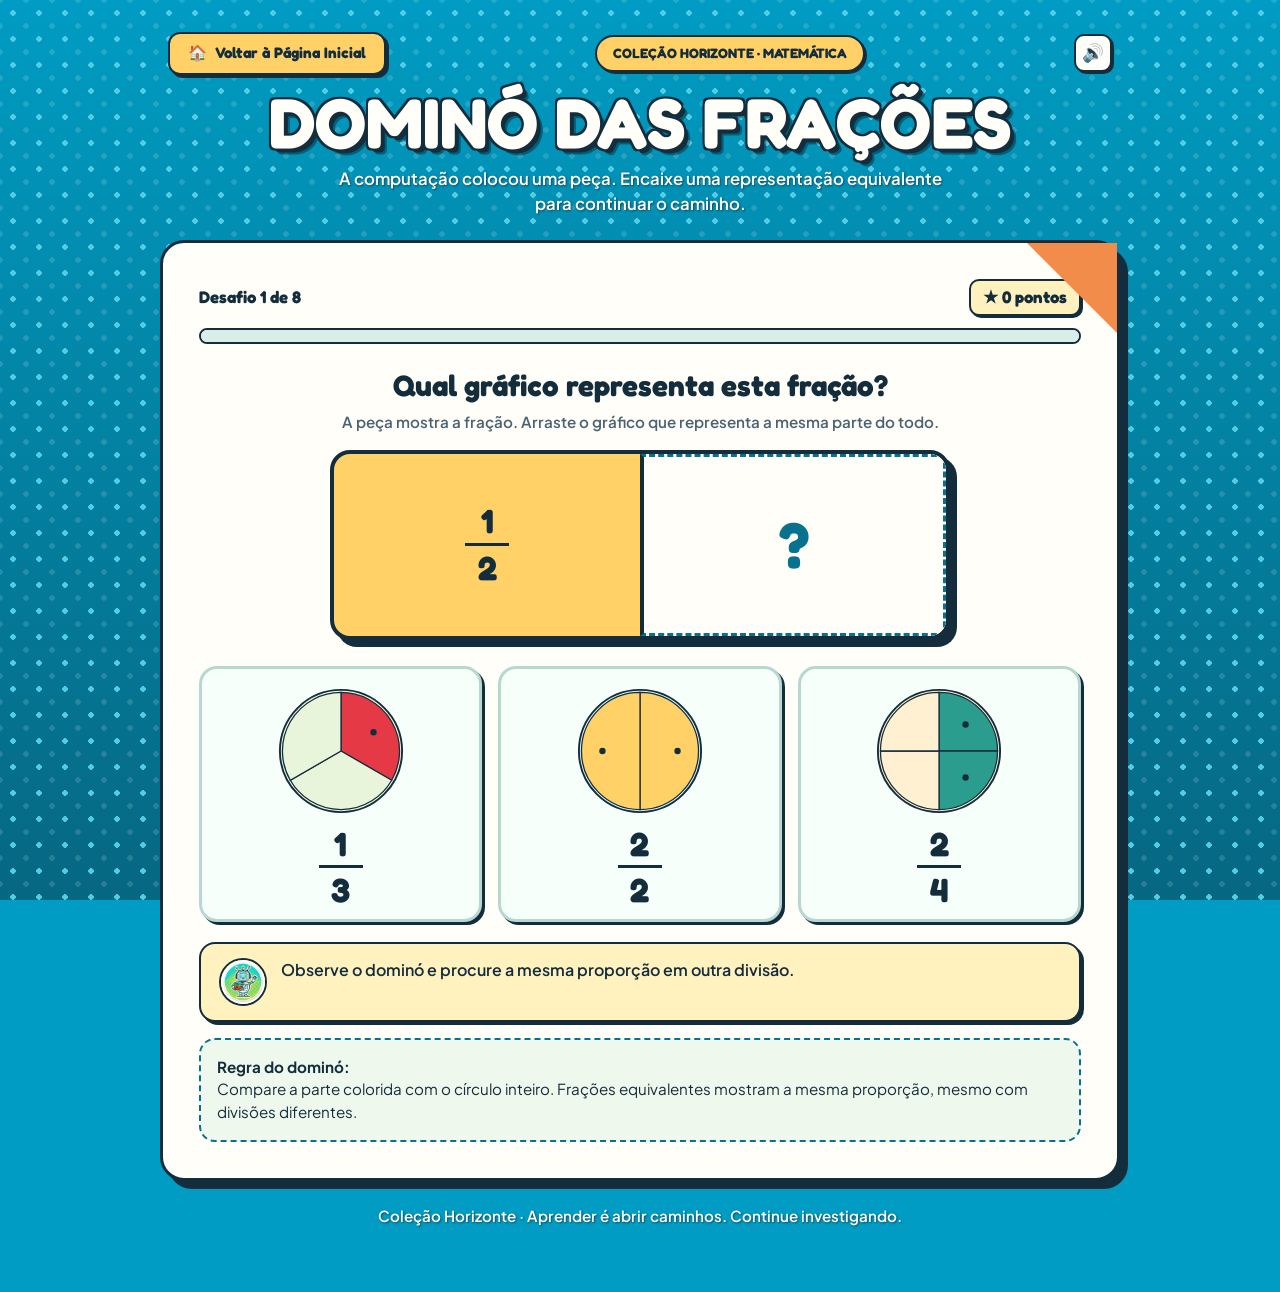
<file: jogo_c.html>
<!DOCTYPE html>
<html lang="pt-BR">
<head>
<meta charset="UTF-8">
<meta name="viewport" content="width=device-width, initial-scale=1">
<title>Jogo 3 · Dominó das Frações — Coleção Horizonte</title>
<link rel="stylesheet" href="https://fonts.googleapis.com/css2?family=Fredoka:wght@500;600;700&family=Plus+Jakarta+Sans:wght@500;700;800&display=swap">
<style>
  :root {
    --ink: #142d3d;
    --cyan: #009cc3;
    --cyan-light: #52cbe5;
    --cyan-dark: #07718e;
    --paper: #fffef8;
    --yellow: #ffd166;
    --yellow-light: #fff2bf;
    --orange: #f28c4b;
    --green: #2a9d8f;
    --green-light: #d8f3ee;
    --red: #e63946;
    --red-light: #ffe0e3;
    --border: 3px solid var(--ink);
    --shadow: 5px 5px 0 var(--ink);
    --shadow-lg: 8px 8px 0 var(--ink);
    --shadow-sm: 3px 3px 0 var(--ink);
    --font-heading: 'Fredoka', cursive, sans-serif;
    --font-body: 'Plus Jakarta Sans', system-ui, sans-serif;
  }

  * { box-sizing: border-box; margin: 0; padding: 0; }

  body {
    margin: 0;
    min-height: 100vh;
    padding: 16px 16px 40px;
    color: var(--ink);
    font-family: var(--font-body);
    background-color: var(--cyan);
    background-image:
      radial-gradient(var(--cyan-light) 15%, transparent 16%),
      radial-gradient(rgba(255, 255, 255, 0.14) 15%, transparent 16%),
      linear-gradient(180deg, #009cc3 0%, #066782 100%);
    background-size: 26px 26px, 26px 26px, 100% 100%;
    background-position: 0 0, 13px 13px, 0 0;
    background-attachment: fixed;
    line-height: 1.5;
  }

  main { max-width: 960px; margin: auto; }

  header {
    position: relative;
    padding: 16px 8px 24px;
    text-align: center;
  }

  .top-nav-bar {
    display: flex;
    justify-content: space-between;
    align-items: center;
    gap: 12px;
    flex-wrap: wrap;
    margin-bottom: 14px;
  }

  /* BOTÃO VOLTAR À PÁGINA INICIAL */
  .btn-home-link {
    display: inline-flex;
    align-items: center;
    gap: 8px;
    padding: 8px 18px;
    border: 2px solid var(--ink);
    border-radius: 12px;
    background: var(--yellow);
    color: var(--ink);
    font-family: var(--font-heading);
    font-weight: 700;
    font-size: 0.95rem;
    text-decoration: none;
    box-shadow: var(--shadow-sm);
    transition: transform 0.15s ease, box-shadow 0.15s ease;
  }

  .btn-home-link:hover {
    transform: translate(-2px, -2px);
    box-shadow: 4px 4px 0 var(--ink);
    background: #ffe07a;
  }

  .collection {
    display: inline-block;
    padding: 6px 16px;
    border: 2px solid var(--ink);
    border-radius: 999px;
    background: var(--yellow);
    color: var(--ink);
    font-family: var(--font-heading);
    font-weight: 700;
    font-size: 0.85rem;
    text-transform: uppercase;
    box-shadow: 2px 2px 0 var(--ink);
  }

  .btn-sound {
    display: inline-flex;
    align-items: center;
    justify-content: center;
    width: 38px;
    height: 38px;
    background: var(--paper);
    border: 2px solid var(--ink);
    border-radius: 10px;
    box-shadow: 2px 2px 0 var(--ink);
    font-size: 1.1rem;
    cursor: pointer;
  }

  h1 {
    margin: 8px 0;
    color: var(--paper);
    font-family: var(--font-heading);
    font-size: clamp(2.3rem, 6.5vw, 4.4rem);
    font-weight: 800;
    line-height: .95;
    text-transform: uppercase;
    text-shadow:
      4px 4px 0 var(--ink),
      -2px -2px 0 var(--ink),
      2px -2px 0 var(--ink),
      -2px 2px 0 var(--ink),
      6px 6px 0 rgba(0, 0, 0, 0.35);
  }

  header p {
    max-width: 640px;
    margin: 10px auto 0;
    color: var(--paper);
    font-weight: 600;
    font-size: 1.05rem;
    text-shadow: 1px 1px 2px rgba(20, 45, 61, 0.7);
  }

  .board {
    position: relative;
    padding: clamp(20px, 4vw, 36px);
    border: var(--border);
    border-radius: 24px;
    background: var(--paper);
    box-shadow: var(--shadow-lg);
  }

  .board::before {
    position: absolute;
    top: 0;
    right: 0;
    width: 90px;
    height: 90px;
    background: var(--orange);
    clip-path: polygon(100% 0, 100% 100%, 0 0);
    content: "";
    pointer-events: none;
  }

  .status {
    display: flex;
    justify-content: space-between;
    align-items: center;
    gap: 12px;
    font-family: var(--font-heading);
    font-weight: 700;
    font-size: 1.05rem;
  }

  .status span:last-child {
    background: var(--yellow-light);
    border: 2px solid var(--ink);
    padding: 4px 12px;
    border-radius: 10px;
    box-shadow: 2px 2px 0 var(--ink);
  }

  progress {
    display: block;
    width: 100%;
    height: 16px;
    margin: 12px 0 22px;
    border: 2px solid var(--ink);
    border-radius: 999px;
    overflow: hidden;
    background: #d9eee9;
    accent-color: var(--orange);
  }

  progress::-webkit-progress-bar { background: #d9eee9; }
  progress::-webkit-progress-value { background: linear-gradient(90deg, var(--yellow), var(--orange)); }

  h2 {
    text-align: center;
    font-family: var(--font-heading);
    font-size: clamp(1.3rem, 3.2vw, 1.85rem);
    line-height: 1.3;
    margin-bottom: 6px;
  }

  .caption {
    text-align: center;
    font-size: 0.95rem;
    font-weight: 600;
    color: #4b6373;
    margin-bottom: 16px;
  }

  /* PEÇA DE DOMINÓ */
  .domino {
    display: grid;
    grid-template-columns: 1fr 1fr;
    max-width: 620px;
    min-height: 190px;
    margin: 16px auto 26px;
    border: 4px solid var(--ink);
    border-radius: 20px;
    background: var(--yellow);
    box-shadow: 7px 7px 0 var(--ink);
    overflow: hidden;
  }

  .half {
    display: flex;
    flex-direction: column;
    align-items: center;
    justify-content: center;
    gap: 8px;
    padding: 16px;
  }

  .half + .half {
    border-left: 4px solid var(--ink);
    background: var(--paper);
  }

  .half svg {
    width: 100%;
    max-width: 180px;
    filter: drop-shadow(2px 2px 0 rgba(0, 0, 0, 0.15));
  }

  .blank {
    color: var(--cyan-dark);
    font-family: var(--font-heading);
    font-size: 4rem;
    font-weight: 800;
    animation: bounce 2s infinite;
  }

  .fraction {
    display: inline-flex;
    flex-direction: column;
    align-items: center;
    font-family: var(--font-heading);
    font-size: 2.1rem;
    font-weight: 700;
    line-height: 1;
    color: var(--ink);
  }

  .fraction span:first-child {
    min-width: 44px;
    padding-bottom: 5px;
    border-bottom: 3px solid currentColor;
    text-align: center;
  }

  .fraction span:last-child {
    padding-top: 5px;
    text-align: center;
  }

  /* OPÇÕES DE DOMINÓ */
  .options {
    display: grid;
    grid-template-columns: repeat(3, 1fr);
    gap: 16px;
    margin: 20px 0;
  }

  .option {
    min-height: 165px;
    padding: 12px 10px;
    border: 3px solid #b6d8d1;
    border-radius: 18px;
    background: #f7fffa;
    color: var(--ink);
    cursor: pointer;
    box-shadow: 3px 3px 0 var(--ink);
    transition: transform .18s, background .18s, box-shadow .18s;
    display: flex;
    flex-direction: column;
    align-items: center;
    justify-content: center;
    font-family: inherit;
  }

  .option:hover:not(:disabled) {
    transform: translate(-3px, -3px);
    background: #fff4cf;
    box-shadow: 6px 6px 0 var(--ink);
  }

  .option:disabled { cursor: default; }

  .option svg {
    display: block;
    width: 100%;
    max-width: 140px;
    margin: 0 auto 6px;
  }

  .option.correct {
    border-color: var(--green);
    background: var(--green-light);
    box-shadow: 4px 4px 0 var(--green);
  }

  .option.wrong {
    border-color: var(--red);
    background: var(--red-light);
    animation: shake .3s ease;
  }

  .option[draggable="true"] { cursor: grab; }
  .option.dragging { opacity: .45; transform: rotate(2deg); }
  .drop-zone { border: 3px dashed var(--cyan-dark); transition: background .18s, transform .18s; }
  .drop-zone.drag-over { background: #d9f3f5; transform: scale(1.02); }

  /* FEEDBACK COM MASCOTE */
  .feedback-box {
    display: flex;
    align-items: flex-start;
    gap: 14px;
    margin: 20px 0 16px;
    padding: 14px 18px;
    border: 2px solid var(--ink);
    border-radius: 16px;
    background: var(--yellow-light);
    box-shadow: 3px 3px 0 var(--ink);
  }

  .mascot-avatar {
    width: 48px;
    height: 48px;
    border-radius: 50%;
    border: 2px solid var(--ink);
    overflow: hidden;
    background: #fff;
    flex-shrink: 0;
  }

  .mascot-avatar img { width: 100%; height: 100%; object-fit: cover; }

  .feedback-text {
    flex: 1;
    font-size: 1rem;
    font-weight: 600;
    color: var(--ink);
  }

  .tip {
    padding: 16px;
    border: 2px dashed var(--cyan-dark);
    border-radius: 16px;
    background: #eef8ed;
    line-height: 1.5;
    font-size: 0.95rem;
    margin-top: 14px;
  }

  .primary {
    width: 100%;
    margin-top: 16px;
    padding: 16px;
    border: var(--border);
    border-radius: 16px;
    background: var(--cyan-dark);
    color: #fff;
    font-family: var(--font-heading);
    font-size: 1.15rem;
    font-weight: 700;
    cursor: pointer;
    box-shadow: var(--shadow);
    transition: transform 0.15s ease, box-shadow 0.15s ease;
  }

  .primary:hover {
    background: var(--cyan);
    transform: translate(-2px, -2px);
    box-shadow: 7px 7px 0 var(--ink);
  }

  .finish { text-align: center; }
  .finish h2 { font-size: 2.2rem; }
  .finish p { line-height: 1.7; max-width: 580px; margin: 10px auto; }

  footer {
    padding: 24px 8px;
    color: var(--paper);
    text-align: center;
    font-weight: 600;
    font-size: .95rem;
    text-shadow: 1px 1px 2px rgba(20, 45, 61, 0.7);
  }

  [hidden] { display: none !important; }

  @keyframes shake { 25% { transform: translateX(-5px); } 75% { transform: translateX(5px); } }
  @keyframes bounce { 0%, 100% { transform: translateY(0); } 50% { transform: translateY(-6px); } }

  @media (max-width: 620px) {
    .options { grid-template-columns: 1fr; }
    .option { flex-direction: row; justify-content: space-around; min-height: 100px; }
    .domino { min-height: 150px; }
  }
</style>
</head>
<body>
<main>
  <header>
    <div class="top-nav-bar">
      <a class="btn-home-link" href="index.html">
        <span>🏠</span>
        <span>Voltar à Página Inicial</span>
      </a>
      <span class="collection">Coleção Horizonte · Matemática</span>
      <button class="btn-sound" id="btn-sound" type="button" title="Alternar som">🔊</button>
    </div>

    <h1>Dominó das Frações</h1>
    <p>A computação colocou uma peça. Encaixe uma representação equivalente para continuar o caminho.</p>
  </header>

  <section class="board" id="game" aria-label="Dominó de frações">
    <div class="status">
      <span id="round">Desafio 1 de 8</span>
      <span id="score">★ 0 pontos</span>
    </div>

    <progress id="progress" max="8" value="0" aria-label="Desafios concluídos"></progress>
    <h2 id="question" tabindex="-1">Qual gráfico equivalente continua o dominó?</h2>
    <p class="caption">As cores mudam, mas a proporção precisa continuar igual.</p>

    <div class="domino" id="computer-domino" role="img" aria-label="Peça de dominó do computador"></div>
    <div class="options" id="options" role="group" aria-label="Escolha um gráfico equivalente"></div>

    <div class="feedback-box">
      <div class="mascot-avatar">
        <img src="assets/robot_avatar.jpg" alt="Robô Amigo">
      </div>
      <div class="feedback-text" id="feedback" role="status" aria-atomic="true">
        Observe a peça e procure a mesma proporção em outra divisão.
      </div>
    </div>

    <button class="primary" id="next" hidden>Próximo desafio →</button>
    <aside class="tip">
      <strong>Regra do dominó:</strong><br>
      Compare a parte colorida com o círculo inteiro. Frações equivalentes mostram a mesma proporção, mesmo com divisões diferentes.
    </aside>
  </section>

  <section class="board finish" id="finish" hidden>
    <div style="display: flex; justify-content: center; gap: 14px; margin-bottom: 14px;">
      <div style="width: 72px; height: 72px; border-radius: 50%; border: 3px solid var(--ink); overflow: hidden;">
        <img src="assets/robot_avatar.jpg" alt="Robô" style="width: 100%; height: 100%; object-fit: cover;">
      </div>
    </div>
    <h2 id="finish-title" tabindex="-1">Caminho do Dominó Completo!</h2>
    <p id="summary"></p>
    <p>Você comparou representações e dominou o conceito de frações equivalentes.</p>
    <div style="display: flex; gap: 12px; justify-content: center; flex-wrap: wrap; margin-top: 18px;">
      <button class="primary" id="restart" style="max-width: 250px;">Recomeçar o dominó ↻</button>
      <a class="btn-home-link" href="index.html" style="padding: 14px 22px; font-size: 1.05rem;">🏠 Voltar ao Início</a>
    </div>
  </section>

  <footer>Coleção Horizonte · Aprender é abrir caminhos. Continue investigando.</footer>
</main>

<script src="tutor-tracker.js"></script>
  <script>
  // SISTEMA DE ÁUDIO SINTETIZADO
  const AudioFX = (() => {
    let ctx = null;
    let muted = localStorage.getItem('horizonte_muted') === 'true';

    function initCtx() {
      if (!ctx) {
        const AudioClass = window.AudioContext || window.webkitAudioContext;
        if (AudioClass) ctx = new AudioClass();
      }
      if (ctx && ctx.state === 'suspended') ctx.resume();
      return ctx;
    }

    function tone(freq, type, dur, gainVal = 0.1) {
      if (muted) return;
      try {
        const c = initCtx();
        if (!c) return;
        const osc = c.createOscillator();
        const g = c.createGain();
        osc.type = type;
        osc.frequency.setValueAtTime(freq, c.currentTime);
        g.gain.setValueAtTime(gainVal, c.currentTime);
        g.gain.exponentialRampToValueAtTime(0.0001, c.currentTime + dur);
        osc.connect(g);
        g.connect(c.destination);
        osc.start();
        osc.stop(c.currentTime + dur);
      } catch (e) {}
    }

    return {
      isMuted: () => muted,
      toggleMute: () => {
        muted = !muted;
        localStorage.setItem('horizonte_muted', muted);
        return muted;
      },
      click: () => tone(450, 'triangle', 0.08, 0.06),
      correct: () => {
        if (muted) return;
        [523, 659, 784, 1046].forEach((f, i) => setTimeout(() => tone(f, 'triangle', 0.2, 0.12), i * 75));
      },
      wrong: () => {
        if (muted) return;
        tone(260, 'sawtooth', 0.15, 0.09);
        setTimeout(() => tone(200, 'sawtooth', 0.2, 0.09), 120);
      }
    };
  })();

  const soundBtn = document.getElementById('btn-sound');
  soundBtn.textContent = AudioFX.isMuted() ? '🔇' : '🔊';
  soundBtn.addEventListener('click', () => {
    const isMuted = AudioFX.toggleMute();
    soundBtn.textContent = isMuted ? '🔇' : '🔊';
    if (!isMuted) AudioFX.click();
  });

  const $ = id => document.getElementById(id);
  const levels = [2, 3, 4, 5, 6, 8, 10, 12];
  const colors = [
    ['#f28c4b', '#fff8e8'],
    ['#e63946', '#e9f5db'],
    ['#ffd166', '#d9f3f5'],
    ['#2a9d8f', '#fff0d2']
  ];
  let round = 0, score = 0, numerator = 0, denominator = 0, solved = false, previous = '';

  function shuffle(items) {
    for (let i = items.length - 1; i > 0; i--) {
      const j = Math.floor(Math.random() * (i + 1));
      [items[i], items[j]] = [items[j], items[i]];
    }
    return items;
  }

  function svgElement(tag, attributes) {
    const node = document.createElementNS('http://www.w3.org/2000/svg', tag);
    Object.entries(attributes).forEach(([name, value]) => node.setAttribute(name, value));
    return node;
  }

  function pie(painted, total, palette) {
    const svg = svgElement('svg', { viewBox: '0 0 220 220', 'aria-hidden': 'true', focusable: 'false' });
    svg.appendChild(svgElement('circle', { cx: 110, cy: 110, r: 96, fill: palette[1], stroke: '#142d3d', 'stroke-width': 3 }));
    for (let i = 0; i < total; i++) {
      const start = i * 2 * Math.PI / total - Math.PI / 2;
      const end = (i + 1) * 2 * Math.PI / total - Math.PI / 2;
      const middle = (start + end) / 2;
      const x1 = 110 + 92 * Math.cos(start);
      const y1 = 110 + 92 * Math.sin(start);
      const x2 = 110 + 92 * Math.cos(end);
      const y2 = 110 + 92 * Math.sin(end);
      svg.appendChild(svgElement('path', {
        d: `M110 110 L${x1} ${y1} A92 92 0 0 1 ${x2} ${y2} Z`,
        fill: i < painted ? palette[0] : palette[1],
        stroke: '#142d3d',
        'stroke-width': 2
      }));
      if (i < painted) {
        svg.appendChild(svgElement('circle', { cx: 110 + 59 * Math.cos(middle), cy: 110 + 59 * Math.sin(middle), r: 5, fill: '#142d3d' }));
      }
    }
    return svg;
  }

  function fractionText(fraction) {
    return `<span class="fraction" aria-hidden="true"><span>${fraction.numerator}</span><span>${fraction.denominator}</span></span>`;
  }

  function renderPiece(container, fraction) {
    container.replaceChildren();
    const left = document.createElement('div');
    left.className = 'half';
    left.setAttribute('aria-label', `Fração ${fraction.numerator} sobre ${fraction.denominator}`);
    left.appendChild(pie(fraction.numerator, fraction.denominator, colors[0]));
    left.insertAdjacentHTML('beforeend', fractionText(fraction));
    const right = document.createElement('div');
    right.className = 'half drop-zone';
    right.innerHTML = '<span class="blank" aria-hidden="true">?</span>';
    right.setAttribute('aria-label', 'Lado de conexão');
    container.append(left, right);
  }

  function same(first, second) {
    return first.numerator * second.denominator === second.numerator * first.denominator;
  }

  function renderRound(focus = false) {
      window.TutorActivity?.begin(round + 1);
    solved = false;
    $('next').hidden = true;
    denominator = levels[round];
    do {
      numerator = 1 + Math.floor(Math.random() * (denominator - 1));
    } while (`${numerator}/${denominator}` === previous);
    previous = `${numerator}/${denominator}`;

    $('round').textContent = `Desafio ${round + 1} de ${levels.length}`;
    $('score').textContent = `★ ${score} pontos`;
    $('progress').value = round;
    $('feedback').textContent = 'Observe o dominó e procure a mesma proporção em outra divisão.';
    renderPiece($('computer-domino'), { numerator, denominator });

    $('options').replaceChildren();
    shuffle([2, 3, 4]).forEach((factor, index) => {
      const answer = { numerator: numerator * factor, denominator: denominator * factor };
      const button = document.createElement('button');
      button.type = 'button';
      button.className = 'option';
      button.appendChild(pie(answer.numerator, answer.denominator, colors[(index + 1) % colors.length]));
      button.insertAdjacentHTML('beforeend', fractionText(answer));
      button.setAttribute('aria-label', `Gráfico com ${answer.numerator} sobre ${answer.denominator}`);
      button.addEventListener('click', () => check(answer, button));
      $('options').appendChild(button);
    });

    if (focus) $('question').focus();
  }

  function check(answer, button) {
    if (solved) return;
      window.TutorActivity?.answer(same(answer, { numerator, denominator }));
    if (!same(answer, { numerator, denominator })) {
      AudioFX.wrong();
      button.classList.remove('wrong');
      void button.offsetWidth;
      button.classList.add('wrong');
      $('feedback').textContent = 'Ainda não. A cor ocupa uma parte diferente do círculo. Compare a proporção!';
      return;
    }
    solved = true;
    score += 10;
    AudioFX.correct();
    button.classList.add('correct');
    keepPlacedPiece(button);
    document.querySelectorAll('.option').forEach(option => option.disabled = true);
    $('score').textContent = `★ ${score} pontos`;
    $('progress').value = round + 1;
    $('feedback').textContent = `Muito bem! ${numerator}/${denominator} e ${answer.numerator}/${answer.denominator} mostram a mesma proporção.`;
    $('next').textContent = round === levels.length - 1 ? 'Ver conquista ★' : 'Próximo desafio →';
    $('next').hidden = false;
    $('next').focus();
  }

  function keepPlacedPiece(button) {
    const zone = document.querySelector('#computer-domino .drop-zone');
    if (!zone || zone.dataset.placed) return;
    const graphic = button.querySelector('svg');
    const fraction = button.querySelector('.fraction');
    if (!graphic && !fraction) return;
    zone.replaceChildren();
    if (graphic) zone.appendChild(graphic.cloneNode(true));
    if (fraction) zone.appendChild(fraction.cloneNode(true));
    zone.dataset.placed = 'true';
    zone.setAttribute('aria-label', 'Peça encaixada corretamente');
    zone.classList.remove('drop-zone', 'drag-over');
  }

  function enableDragDrop() {
    document.querySelectorAll('#options .option').forEach((button, index) => {
      if (button.dataset.dragReady) return;
      button.dataset.dragReady = 'true';
      button.draggable = true;
      button.addEventListener('dragstart', event => {
        event.dataTransfer.setData('text/plain', String(index));
        button.classList.add('dragging');
      });
      button.addEventListener('dragend', () => button.classList.remove('dragging'));
    });

    const zone = document.querySelector('#computer-domino .half:last-child');
    if (!zone || zone.dataset.dropReady) return;
    zone.dataset.dropReady = 'true';
    zone.classList.add('drop-zone');
    zone.addEventListener('dragover', event => {
      event.preventDefault();
      zone.classList.add('drag-over');
    });
    zone.addEventListener('dragleave', () => zone.classList.remove('drag-over'));
    zone.addEventListener('drop', event => {
      event.preventDefault();
      zone.classList.remove('drag-over');
      const button = document.querySelectorAll('#options .option')[Number(event.dataTransfer.getData('text/plain'))];
      if (button) button.click();
    });
  }

  const dragObserver = new MutationObserver(enableDragDrop);
  dragObserver.observe(document.getElementById('options'), { childList: true });
  dragObserver.observe(document.getElementById('computer-domino'), { childList: true });

  let fixedRound = '';
  function addDominoDistractors() {
    const key = `${round}-${numerator}/${denominator}`;
    if (fixedRound === key) return;
    fixedRound = key;
    const options = document.getElementById('options');
    const correct = { numerator: numerator * 2, denominator: denominator * 2 };
    const nearNumerator = numerator === 1 ? 2 : numerator - 1;
    const choices = shuffle([correct, { numerator: nearNumerator, denominator }, { numerator, denominator: denominator + 1 }]);
    options.replaceChildren();
    choices.forEach((answer, index) => {
      const button = document.createElement('button');
      button.type = 'button';
      button.className = 'option';
      button.appendChild(pie(answer.numerator, answer.denominator, colors[(index + 1) % colors.length]));
      button.insertAdjacentHTML('beforeend', fractionText(answer));
      button.setAttribute('aria-label', `Gráfico com ${answer.numerator} sobre ${answer.denominator}`);
      button.addEventListener('click', () => check(answer, button));
      options.appendChild(button);
    });
  }

  let representationRound = '';
  function renderAlternatingRepresentation() {
    const key = `${round}-${numerator}/${denominator}`;
    if (representationRound === key) return;
    representationRound = key;
    const target = { numerator, denominator };
    const targetHalf = document.querySelector('#computer-domino .half:first-child');
    const numericTarget = round % 2 === 0;

    if (numericTarget) {
      targetHalf.replaceChildren();
      targetHalf.insertAdjacentHTML('beforeend', fractionText(target));
      targetHalf.setAttribute('aria-label', `Fração ${numerator} sobre ${denominator}`);
      document.getElementById('question').textContent = 'Qual gráfico representa esta fração?';
      document.querySelector('.caption').textContent = 'A peça mostra a fração. Arraste o gráfico que representa a mesma parte do todo.';
    } else {
      targetHalf.replaceChildren();
      targetHalf.appendChild(pie(target.numerator, target.denominator, colors[0]));
      document.getElementById('question').textContent = 'Qual fração representa este gráfico?';
      document.querySelector('.caption').textContent = 'A peça mostra o gráfico. Arraste a fração que representa a mesma parte do todo.';
    }

    const options = document.getElementById('options');
    const correct = { numerator: numerator * 2, denominator: denominator * 2 };
    const nearNumerator = numerator === 1 ? 2 : numerator - 1;
    const choices = shuffle([correct, { numerator: nearNumerator, denominator }, { numerator, denominator: denominator + 1 }]);
    options.replaceChildren();
    choices.forEach((answer, index) => {
      const button = document.createElement('button');
      button.type = 'button';
      button.className = 'option';
      if (numericTarget) {
        button.appendChild(pie(answer.numerator, answer.denominator, colors[(index + 1) % colors.length]));
      }
      button.insertAdjacentHTML('beforeend', fractionText(answer));
      button.setAttribute('aria-label', numericTarget ? `Gráfico com ${answer.numerator} sobre ${answer.denominator}` : `Fração ${answer.numerator} sobre ${answer.denominator}`);
      button.addEventListener('click', () => check(answer, button));
      options.appendChild(button);
    });
  }

  const representationObserver = new MutationObserver(renderAlternatingRepresentation);
  representationObserver.observe(document.getElementById('options'), { childList: true });

  $('next').addEventListener('click', () => {
    AudioFX.click();
    round++;
    if (round === levels.length) {
      $('game').hidden = true;
      $('finish').hidden = false;
      $('summary').textContent = `Você completou ${levels.length} desafios e conquistou ${score} pontos.`;
      $('finish-title').focus();
    } else {
      renderRound(true);
    }
  });

  $('restart').addEventListener('click', () => {
    AudioFX.click();
    round = 0;
    score = 0;
    previous = '';
    $('finish').hidden = true;
    $('game').hidden = false;
    renderRound(true);
  });

  renderRound();
</script>
<script data-goatcounter="https://pmacedo1983.goatcounter.com/count"
        async src="//gc.zgo.at/count.js"></script>
</body>
</html>
</file>
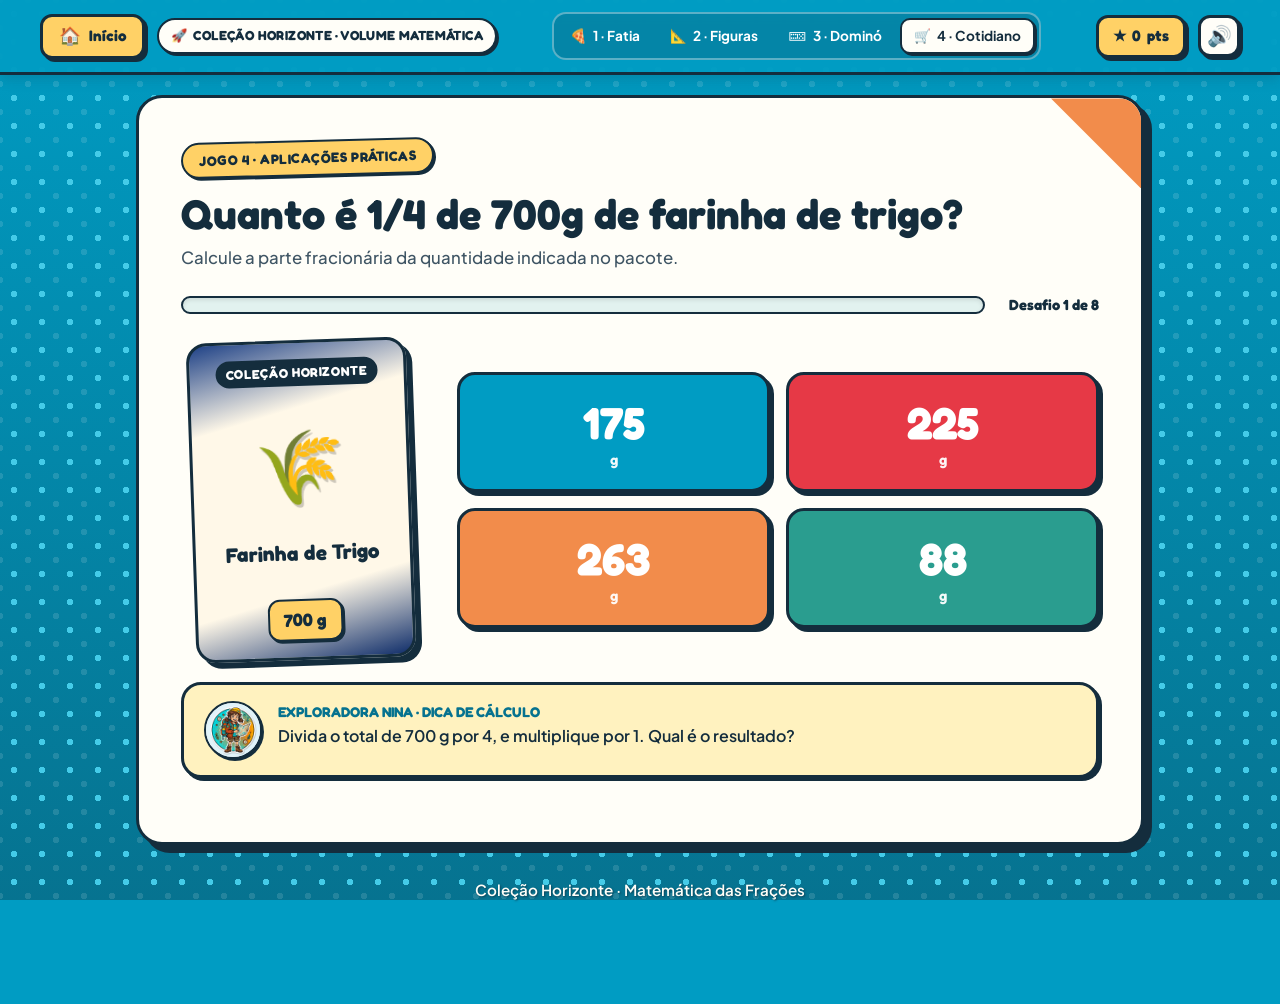
<file: jogo_d.html>
<!DOCTYPE html>
<html lang="pt-BR">
<head>
  <meta charset="UTF-8">
  <meta name="viewport" content="width=device-width, initial-scale=1">
  <title>Jogo 4 · Frações no Cotidiano — Coleção Horizonte</title>
  <link rel="stylesheet" href="shared.css">
  <style>
    .game-container {
      max-width: 1040px;
      margin: 20px auto 40px;
      padding: 0 16px;
    }

    .challenge-workspace-d {
      display: grid;
      grid-template-columns: 240px 1fr;
      align-items: center;
      gap: 36px;
      margin: 20px 0;
    }

    /* Pacote de Produto Ilustrado Estilo HQ */
    .product-package-card {
      position: relative;
      width: 220px;
      height: 320px;
      margin: 0 auto;
      border: 3.5px solid var(--horizon-ink);
      border-radius: 20px;
      background: linear-gradient(165deg, #1f4287 0%, #fff8e8 25%, #fff8e8 75%, #102e6a 100%);
      box-shadow: 6px 6px 0 var(--horizon-ink);
      transform: rotate(-2deg);
      overflow: hidden;
      display: flex;
      flex-direction: column;
      justify-content: space-between;
      padding: 16px;
      text-align: center;
      transition: transform 0.3s ease;
    }

    .product-package-card:hover {
      transform: rotate(0deg) scale(1.02);
    }

    .product-badge-brand {
      font-family: var(--font-heading);
      font-weight: 700;
      font-size: 0.8rem;
      text-transform: uppercase;
      letter-spacing: 0.05em;
      color: #fff;
      background: var(--horizon-ink);
      padding: 4px 10px;
      border-radius: 999px;
      align-self: center;
    }

    .product-icon-center {
      font-size: 4.5rem;
      line-height: 1;
      filter: drop-shadow(2px 3px 0 rgba(0, 0, 0, 0.2));
      margin: 8px 0;
    }

    .product-name-label {
      font-family: var(--font-heading);
      font-size: 1.3rem;
      font-weight: 800;
      color: var(--horizon-ink);
      line-height: 1.2;
    }

    .product-weight-stamp {
      display: inline-block;
      align-self: center;
      padding: 6px 14px;
      background: var(--horizon-yellow);
      border: 2px solid var(--horizon-ink);
      border-radius: 12px;
      font-family: var(--font-heading);
      font-weight: 700;
      font-size: 1.1rem;
      box-shadow: 2px 2px 0 var(--horizon-ink);
    }

    /* Grade de Botões de Resposta */
    .answers-grid-d {
      display: grid;
      grid-template-columns: repeat(2, 1fr);
      gap: 16px;
    }

    .btn-answer-choice {
      min-height: 120px;
      display: flex;
      flex-direction: column;
      align-items: center;
      justify-content: center;
      padding: 16px;
      border: 3px solid var(--horizon-ink);
      border-radius: 18px;
      color: #ffffff;
      font-family: var(--font-heading);
      font-size: clamp(1.8rem, 3.8vw, 2.8rem);
      font-weight: 800;
      cursor: pointer;
      box-shadow: 4px 4px 0 var(--horizon-ink);
      transition: transform 0.15s ease, box-shadow 0.15s ease, filter 0.15s ease;
    }

    .btn-answer-choice:nth-child(1) { background: #009cc3; }
    .btn-answer-choice:nth-child(2) { background: #e63946; }
    .btn-answer-choice:nth-child(3) { background: #f28c4b; }
    .btn-answer-choice:nth-child(4) { background: #2a9d8f; }

    .btn-answer-choice:hover:not(:disabled) {
      transform: translate(-3px, -3px);
      box-shadow: 7px 7px 0 var(--horizon-ink);
      filter: brightness(1.06);
    }

    .btn-answer-choice:disabled {
      cursor: default;
    }

    .btn-answer-choice.correct {
      box-shadow: 0 0 0 6px var(--horizon-yellow), 6px 6px 0 var(--horizon-ink);
      animation: comicPop 0.4s ease;
      filter: brightness(1.1);
    }

    .btn-answer-choice.wrong {
      filter: grayscale(0.5) brightness(0.9);
      animation: comicShake 0.4s ease;
    }

    .unit-subtext {
      font-size: 0.95rem;
      font-weight: 600;
      opacity: 0.95;
    }

    /* Dica de Passo a Passo do Cálculo */
    .step-by-step-box {
      margin-top: 14px;
      padding: 12px 16px;
      background: #edf7fa;
      border: 2px dashed #009cc3;
      border-radius: 14px;
      font-size: 0.95rem;
      font-weight: 600;
      color: #06546b;
      display: none;
    }

    @media (max-width: 768px) {
      .challenge-workspace-d {
        grid-template-columns: 1fr;
        gap: 20px;
      }
      .product-package-card {
        height: 240px;
        width: 170px;
      }
      .product-icon-center {
        font-size: 3.5rem;
      }
      .answers-grid-d {
        grid-template-columns: repeat(2, 1fr);
      }
      .btn-answer-choice {
        min-height: 90px;
      }
    }
  </style>
</head>
<body>

  <main class="game-container">
    <section class="comic-board" id="game-section">
      <div class="comic-board-header">
        <span class="comic-badge-pill">Jogo 4 · Aplicações Práticas</span>
        <h1 class="comic-game-title" id="question-title">Quanto é 1/4 de 700g de farinha?</h1>
        <p class="comic-instruction">Calcule a parte fracionária da quantidade indicada no pacote.</p>
      </div>

      <!-- Barra de Progresso do Jogo -->
      <div class="comic-progress-container">
        <div class="comic-progress-track">
          <div class="comic-progress-fill" id="progress-bar" style="width: 0%;"></div>
        </div>
        <div class="comic-progress-label" id="round-indicator">Desafio 1 de 8</div>
      </div>

      <!-- Área de Desafio Interativo -->
      <div class="challenge-workspace-d">
        <!-- Cartão do Produto -->
        <div class="product-package-card" id="product-card">
          <span class="product-badge-brand" id="product-brand">Coleção Horizonte</span>
          <div class="product-icon-center" id="product-symbol">🌾</div>
          <div class="product-name-label" id="product-name">Farinha de Trigo</div>
          <div class="product-weight-stamp" id="product-weight">700 g</div>
        </div>

        <!-- Grade de Respostas -->
        <div>
          <div class="answers-grid-d" id="answers-container" role="group" aria-label="Escolha a resposta correta"></div>
          <div class="step-by-step-box" id="step-by-step"></div>
        </div>
      </div>

      <!-- Mascote Garota Exploradora com Dicas e Passo a Passo -->
      <div class="mascot-feedback-box" id="mascot-box">
        <div class="mascot-avatar-frame">
          <img src="assets/explorer_avatar.jpg" alt="Exploradora Nina" class="mascot-avatar-img">
        </div>
        <div class="mascot-speech-content">
          <div class="mascot-speech-name">Exploradora Nina · Dica de Cálculo</div>
          <div class="mascot-speech-text" id="mascot-speech">
            Para achar a fração de um total: divida o total pelo número de baixo (denominador) e multiplique pelo de cima (numerador)!
          </div>
        </div>
      </div>

      <!-- Botão de Próximo Desafio -->
      <button type="button" class="btn-comic-primary" id="btn-next" style="display: none; margin-top: 16px;">
        Próximo Desafio →
      </button>
    </section>

    <!-- Tela de Conclusão / Vitória -->
    <section class="comic-board comic-finish-card" id="finish-section" style="display: none;">
      <div class="finish-mascot-row">
        <div class="finish-mascot-avatar">
          <img src="assets/robot_avatar.jpg" alt="Robô">
        </div>
        <div class="finish-mascot-avatar">
          <img src="assets/explorer_avatar.jpg" alt="Exploradora">
        </div>
      </div>
      <h2 class="finish-title">Mestre das Frações no Dia a Dia!</h2>
      <p style="font-size: 1.15rem; color: #3f5564; max-width: 600px; margin: 0 auto 16px;">
        Você resolveu todas as situações cotidianas com cálculos rápidos de medidas, gramas e litros!
      </p>
      <div class="finish-score-badge" id="finish-score-text">
        ★ Total Conquistado: 80 pontos
      </div>
      <div class="finish-buttons-group">
        <button type="button" class="btn-comic-primary" id="btn-restart">Jogar Novamente ↻</button>
        <a href="index.html" class="btn-comic-secondary" style="width: 100%;">Voltar ao Portal Inicial 🏠</a>
      </div>
    </section>

    <footer class="horizonte-footer">
      Coleção Horizonte · Matemática das Frações
    </footer>
  </main>

  <script src="tutor-tracker.js"></script>
  <script src="shared.js"></script>
  <script>
    const CHALLENGES = [
      {
        product: 'Farinha de Trigo',
        quantity: 700,
        unit: 'g',
        numerator: 1,
        denominator: 4,
        symbol: '🌾',
        bg: 'linear-gradient(165deg, #1f4287 0%, #fff8e8 25%, #fff8e8 75%, #102e6a 100%)'
      },
      {
        product: 'Arroz Especial',
        quantity: 1000,
        unit: 'g',
        numerator: 1,
        denominator: 2,
        symbol: '🍚',
        bg: 'linear-gradient(165deg, #2a9d8f 0%, #fffdf5 25%, #fffdf5 75%, #18635a 100%)'
      },
      {
        product: 'Leite Fresco',
        quantity: 1000,
        unit: 'mL',
        numerator: 3,
        denominator: 4,
        symbol: '🥛',
        bg: 'linear-gradient(165deg, #009cc3 0%, #ffffff 25%, #ffffff 75%, #055f75 100%)'
      },
      {
        product: 'Barra de Chocolate',
        quantity: 500,
        unit: 'g',
        numerator: 1,
        denominator: 5,
        symbol: '🍫',
        bg: 'linear-gradient(165deg, #6b3e2e 0%, #fae8d4 25%, #fae8d4 75%, #422217 100%)'
      },
      {
        product: 'Suco de Laranja',
        quantity: 1500,
        unit: 'mL',
        numerator: 2,
        denominator: 3,
        symbol: '🍊',
        bg: 'linear-gradient(165deg, #f28c4b 0%, #fff4df 25%, #fff4df 75%, #c45e1f 100%)'
      },
      {
        product: 'Pacote de Açúcar',
        quantity: 2000,
        unit: 'g',
        numerator: 3,
        denominator: 4,
        symbol: '🧂',
        bg: 'linear-gradient(165deg, #e63946 0%, #fff5f5 25%, #fff5f5 75%, #961922 100%)'
      },
      {
        product: 'Garrafa de Óleo',
        quantity: 900,
        unit: 'mL',
        numerator: 2,
        denominator: 5,
        symbol: '🫗',
        bg: 'linear-gradient(165deg, #ffd166 0%, #fffdf2 25%, #fffdf2 75%, #c79a24 100%)'
      },
      {
        product: 'Feijão Carioca',
        quantity: 1200,
        unit: 'g',
        numerator: 1,
        denominator: 3,
        symbol: '🫘',
        bg: 'linear-gradient(165deg, #5b3a29 0%, #f7ebe1 25%, #f7ebe1 75%, #382015 100%)'
      }
    ];

    const TOTAL_ROUNDS = CHALLENGES.length;
    let currentRound = 0;
    let score = 0;
    let isSolved = false;

    // Inicializa a barra de navegação com ID 'd'
    HorizonteNav.init({ activeGame: 'd' });

    function generateChoices(correctVal, unit) {
      const choices = [correctVal];
      const offsets = [
        Math.round(correctVal * 0.5),
        Math.round(correctVal * 1.5),
        Math.round(correctVal + 50),
        Math.round(correctVal - 50)
      ];

      for (let offset of offsets) {
        if (offset > 0 && offset !== correctVal && !choices.includes(offset)) {
          choices.push(offset);
        }
        if (choices.length === 4) break;
      }

      // Se ainda faltar, adiciona variações
      let mult = 10;
      while (choices.length < 4) {
        let val = correctVal + mult;
        if (!choices.includes(val)) choices.push(val);
        mult += 25;
      }

      return choices.sort(() => Math.random() - 0.5);
    }

    function loadRound() {
      window.TutorActivity?.begin(currentRound + 1);
      isSolved = false;
      document.getElementById('btn-next').style.display = 'none';
      document.getElementById('step-by-step').style.display = 'none';

      const data = CHALLENGES[currentRound];
      const correctVal = Math.round((data.quantity / data.denominator) * data.numerator);

      // Atualiza títulos e progresso
      const pct = (currentRound / TOTAL_ROUNDS) * 100;
      document.getElementById('progress-bar').style.width = `${pct}%`;
      document.getElementById('round-indicator').textContent = `Desafio ${currentRound + 1} de ${TOTAL_ROUNDS}`;

      document.getElementById('question-title').textContent = 
        `Quanto é ${data.numerator}/${data.denominator} de ${data.quantity}${data.unit} de ${data.product.toLowerCase()}?`;

      // Atualiza o pacote ilustrado
      const card = document.getElementById('product-card');
      card.style.background = data.bg;
      document.getElementById('product-symbol').textContent = data.symbol;
      document.getElementById('product-name').textContent = data.product;
      document.getElementById('product-weight').textContent = `${data.quantity} ${data.unit}`;

      // Mascote
      const mascotBox = document.getElementById('mascot-box');
      mascotBox.className = 'mascot-feedback-box';
      document.getElementById('mascot-speech').textContent = 
        `Divida o total de ${data.quantity} ${data.unit} por ${data.denominator}, e multiplique por ${data.numerator}. Qual é o resultado?`;

      // Respostas
      const container = document.getElementById('answers-container');
      container.innerHTML = '';

      const choices = generateChoices(correctVal, data.unit);
      choices.forEach(val => {
        const btn = document.createElement('button');
        btn.type = 'button';
        btn.className = 'btn-answer-choice';
        btn.innerHTML = `
          <span>${val}</span>
          <span class="unit-subtext">${data.unit}</span>
        `;
        btn.setAttribute('aria-label', `${val} ${data.unit}`);

        btn.addEventListener('click', () => handleChoice(val, correctVal, btn, data));
        container.appendChild(btn);
      });
    }

    function handleChoice(val, correctVal, btn, data) {
      if (isSolved) return;
      window.TutorActivity?.answer(val === correctVal);

      const mascotBox = document.getElementById('mascot-box');
      const speech = document.getElementById('mascot-speech');
      const stepBox = document.getElementById('step-by-step');

      if (val === correctVal) {
        isSolved = true;
        score += 10;
        HorizonteNav.updateScore(score);
        HorizonteAudio.playCorrect();

        btn.classList.add('correct');
        mascotBox.className = 'mascot-feedback-box correct';
        speech.innerHTML = `<strong>Resposta Exata!</strong> ${val} ${data.unit}.`;

        stepBox.style.display = 'block';
        stepBox.innerHTML = `
          <strong>💡 Demonstração do Cálculo:</strong><br>
          1º Passo: Dividir pelo denominador ➔ ${data.quantity} ÷ ${data.denominator} = ${data.quantity / data.denominator} ${data.unit}<br>
          2º Passo: Multiplicar pelo numerador ➔ ${data.quantity / data.denominator} × ${data.numerator} = <strong>${correctVal} ${data.unit}</strong>
        `;

        document.querySelectorAll('.btn-answer-choice').forEach(b => b.disabled = true);

        const btnNext = document.getElementById('btn-next');
        btnNext.textContent = (currentRound === TOTAL_ROUNDS - 1) ? 'Concluir Desafio ★' : 'Próximo Desafio →';
        btnNext.style.display = 'inline-flex';
        btnNext.focus();
      } else {
        HorizonteAudio.playWrong();
        btn.classList.remove('wrong');
        void btn.offsetWidth;
        btn.classList.add('wrong');
        mascotBox.className = 'mascot-feedback-box wrong';
        speech.textContent = `Ainda não é ${val} ${data.unit}. Tente primeiro dividir ${data.quantity} por ${data.denominator}!`;
      }
    }

    document.getElementById('btn-next').addEventListener('click', () => {
      HorizonteAudio.playClick();
      currentRound++;
      if (currentRound >= TOTAL_ROUNDS) {
        showFinish();
      } else {
        loadRound();
      }
    });

    function showFinish() {
      document.getElementById('game-section').style.display = 'none';
      document.getElementById('finish-section').style.display = 'block';
      document.getElementById('finish-score-text').textContent = `★ Total Conquistado: ${score} pontos!`;
      HorizonteAudio.playFanfare();
      HorizonteFX.celebrate();
    }

    document.getElementById('btn-restart').addEventListener('click', () => {
      HorizonteAudio.playClick();
      currentRound = 0;
      score = 0;
      HorizonteNav.updateScore(score);
      document.getElementById('finish-section').style.display = 'none';
      document.getElementById('game-section').style.display = 'block';
      loadRound();
    });

    loadRound();
  </script>
  <script data-goatcounter="https://pmacedo1983.goatcounter.com/count"
          async src="//gc.zgo.at/count.js"></script>
</body>
</html>
</file>
<file: shared.css>
/* ============================================================
   COLEÇÃO HORIZONTE · SISTEMA DE DESIGN & UI AVANÇADA
   Inspirado na capa Horizonte: Ciano, Nanquim, Halftone e Pop-Art
   ============================================================ */

@import url('https://fonts.googleapis.com/css2?family=Fredoka:wght@400;600;700&family=Plus+Jakarta+Sans:wght@500;700;800&family=Bungee&display=swap');

:root {
  --horizon-cyan: #009cc3;
  --horizon-cyan-light: #44cbe8;
  --horizon-cyan-dark: #06728f;
  --horizon-cyan-deep: #07475c;
  --horizon-ink: #142d3d;
  --horizon-ink-rgb: 20, 45, 61;
  --horizon-paper: #fffef8;
  --horizon-card: #ffffff;
  --horizon-yellow: #ffd166;
  --horizon-yellow-light: #fff2bf;
  --horizon-orange: #f28c4b;
  --horizon-orange-light: #ffe5d0;
  --horizon-green: #2a9d8f;
  --horizon-green-light: #daf0ec;
  --horizon-red: #e63946;
  --horizon-red-light: #ffe0e3;
  --horizon-border: 3px solid var(--horizon-ink);
  --horizon-shadow: 5px 5px 0 var(--horizon-ink);
  --horizon-shadow-lg: 8px 8px 0 var(--horizon-ink);
  --horizon-shadow-sm: 3px 3px 0 var(--horizon-ink);
  --font-display: 'Bungee', cursive, sans-serif;
  --font-heading: 'Fredoka', cursive, sans-serif;
  --font-body: 'Plus Jakarta Sans', system-ui, sans-serif;
}

* {
  box-sizing: border-box;
  margin: 0;
  padding: 0;
}

body {
  min-height: 100vh;
  color: var(--horizon-ink);
  font-family: var(--font-body);
  background-color: var(--horizon-cyan);
  /* Padrão Halftone pontilhado inspirado na capa dos quadrinhos Horizonte */
  background-image:
    radial-gradient(var(--horizon-cyan-light) 15%, transparent 16%),
    radial-gradient(rgba(255, 255, 255, 0.12) 15%, transparent 16%),
    linear-gradient(180deg, rgba(0, 156, 195, 0.95) 0%, rgba(6, 114, 143, 0.98) 100%);
  background-size: 28px 28px, 28px 28px, 100% 100%;
  background-position: 0 0, 14px 14px, 0 0;
  background-attachment: fixed;
  line-height: 1.5;
  padding-bottom: 50px;
}

/* ============================================================
   BARRA DE NAVEGAÇÃO SUPERIOR (HUD) - UNIFICADA EM TODOS OS JOGOS
   ============================================================ */
.horizonte-nav-wrapper {
  position: sticky;
  top: 0;
  z-index: 1000;
  padding: 12px 16px;
  background: rgba(0, 156, 195, 0.88);
  backdrop-filter: blur(10px);
  -webkit-backdrop-filter: blur(10px);
  border-bottom: 3px solid var(--horizon-ink);
  box-shadow: 0 4px 12px rgba(20, 45, 61, 0.18);
}

.horizonte-nav {
  max-width: 1200px;
  margin: 0 auto;
  display: flex;
  align-items: center;
  justify-content: space-between;
  gap: 12px;
  flex-wrap: wrap;
}

.nav-left-group {
  display: flex;
  align-items: center;
  gap: 12px;
  flex-wrap: wrap;
}

/* Botão Voltar ao Início com visual Neo-Brutalist Comic */
.btn-nav-home {
  display: inline-flex;
  align-items: center;
  gap: 8px;
  padding: 8px 16px;
  background: var(--horizon-yellow);
  color: var(--horizon-ink);
  font-family: var(--font-heading);
  font-weight: 700;
  font-size: 0.95rem;
  text-decoration: none;
  border: var(--horizon-border);
  border-radius: 12px;
  box-shadow: var(--horizon-shadow-sm);
  cursor: pointer;
  transition: transform 0.15s ease, box-shadow 0.15s ease, background-color 0.15s ease;
  user-select: none;
}

.btn-nav-home:hover {
  transform: translate(-2px, -2px);
  box-shadow: 5px 5px 0 var(--horizon-ink);
  background: #ffe07a;
}

.btn-nav-home:active {
  transform: translate(2px, 2px);
  box-shadow: 1px 1px 0 var(--horizon-ink);
}

.nav-brand-tag {
  display: inline-flex;
  align-items: center;
  gap: 6px;
  padding: 6px 12px;
  background: var(--horizon-paper);
  border: 2px solid var(--horizon-ink);
  border-radius: 999px;
  font-family: var(--font-heading);
  font-weight: 700;
  font-size: 0.82rem;
  letter-spacing: 0.03em;
  text-transform: uppercase;
  color: var(--horizon-ink);
  box-shadow: 2px 2px 0 var(--horizon-ink);
}

/* Seletor rápido de jogos no menu */
.nav-games-switcher {
  display: flex;
  align-items: center;
  gap: 6px;
  background: rgba(20, 45, 61, 0.2);
  padding: 4px;
  border-radius: 14px;
  border: 2px solid rgba(255, 255, 255, 0.35);
}

.nav-game-link {
  display: inline-flex;
  align-items: center;
  gap: 6px;
  padding: 6px 12px;
  border-radius: 10px;
  font-size: 0.85rem;
  font-weight: 700;
  text-decoration: none;
  color: #ffffff;
  transition: all 0.18s ease;
}

.nav-game-link:hover {
  background: rgba(255, 255, 255, 0.25);
  transform: translateY(-1px);
}

.nav-game-link.active {
  background: var(--horizon-paper);
  color: var(--horizon-ink);
  border: 2px solid var(--horizon-ink);
  box-shadow: 2px 2px 0 var(--horizon-ink);
}

.nav-right-group {
  display: flex;
  align-items: center;
  gap: 12px;
}

/* Placar de Pontos e Sequência */
.nav-stat-pill {
  display: inline-flex;
  align-items: center;
  gap: 6px;
  padding: 7px 14px;
  background: var(--horizon-paper);
  border: var(--horizon-border);
  border-radius: 12px;
  box-shadow: var(--horizon-shadow-sm);
  font-family: var(--font-heading);
  font-weight: 700;
  font-size: 0.95rem;
  color: var(--horizon-ink);
}

.nav-stat-pill.stars {
  background: var(--horizon-yellow);
}

.nav-stat-pill.streak {
  background: var(--horizon-orange);
  color: #fff;
}

/* Botão de Som */
.btn-sound-toggle {
  width: 42px;
  height: 42px;
  display: inline-flex;
  align-items: center;
  justify-content: center;
  background: var(--horizon-paper);
  border: var(--horizon-border);
  border-radius: 12px;
  box-shadow: var(--horizon-shadow-sm);
  cursor: pointer;
  font-size: 1.25rem;
  transition: transform 0.15s ease, box-shadow 0.15s ease;
}

.btn-sound-toggle:hover {
  transform: translate(-2px, -2px);
  box-shadow: 5px 5px 0 var(--horizon-ink);
}

.btn-sound-toggle:active {
  transform: translate(2px, 2px);
  box-shadow: 1px 1px 0 var(--horizon-ink);
}

/* ============================================================
   HERO / BANNER CAPA HORIZONTE
   ============================================================ */
.horizonte-hero {
  position: relative;
  max-width: 1040px;
  margin: 24px auto 28px;
  padding: 0 16px;
  text-align: center;
}

.hero-art-container {
  position: relative;
  border: var(--horizon-border);
  border-radius: 24px;
  overflow: hidden;
  box-shadow: var(--horizon-shadow-lg);
  background: #fff;
  margin-bottom: 24px;
  max-height: 380px;
}

.hero-art-image {
  width: 100%;
  height: 100%;
  object-fit: cover;
  display: block;
}

.hero-burst-badge {
  position: absolute;
  top: 18px;
  left: 50%;
  transform: translateX(-50%) rotate(-3deg);
  background: var(--horizon-yellow);
  border: 3px solid var(--horizon-ink);
  padding: 8px 24px;
  border-radius: 999px;
  box-shadow: 4px 4px 0 var(--horizon-ink);
  font-family: var(--font-heading);
  font-weight: 700;
  font-size: 0.95rem;
  color: var(--horizon-ink);
  text-transform: uppercase;
  letter-spacing: 0.05em;
  z-index: 5;
}

.hero-title-main {
  font-family: var(--font-heading);
  font-size: clamp(2.5rem, 7vw, 5.2rem);
  font-weight: 800;
  color: var(--horizon-paper);
  text-shadow:
    4px 4px 0 var(--horizon-ink),
    -2px -2px 0 var(--horizon-ink),
    2px -2px 0 var(--horizon-ink),
    -2px 2px 0 var(--horizon-ink),
    6px 6px 0 rgba(0, 0, 0, 0.4);
  letter-spacing: 0.02em;
  line-height: 1;
  margin: 10px 0;
  text-transform: uppercase;
}

.hero-subtitle {
  max-width: 640px;
  margin: 10px auto 0;
  font-size: 1.15rem;
  color: var(--horizon-paper);
  font-weight: 700;
  text-shadow: 1px 1px 3px rgba(20, 45, 61, 0.8);
}

/* ============================================================
   CONTAINER / BOARD DO JOGO ESTILO HQ
   ============================================================ */
.comic-board {
  position: relative;
  max-width: 1040px;
  margin: 0 auto;
  padding: clamp(22px, 5vw, 42px);
  background: var(--horizon-paper);
  border: var(--horizon-border);
  border-radius: 26px;
  box-shadow: var(--horizon-shadow-lg);
  overflow: hidden;
}

/* Tarja diagonal decorativa de gibi no canto */
.comic-board::before {
  content: "";
  position: absolute;
  top: 0;
  right: 0;
  width: 90px;
  height: 90px;
  background: var(--horizon-orange);
  clip-path: polygon(100% 0, 100% 100%, 0 0);
  z-index: 1;
  pointer-events: none;
}

.comic-board-header {
  position: relative;
  z-index: 2;
  margin-bottom: 24px;
}

.comic-badge-pill {
  display: inline-block;
  padding: 6px 16px;
  background: var(--horizon-yellow);
  color: var(--horizon-ink);
  font-family: var(--font-heading);
  font-weight: 700;
  font-size: 0.85rem;
  text-transform: uppercase;
  letter-spacing: 0.04em;
  border: 2px solid var(--horizon-ink);
  border-radius: 999px;
  box-shadow: 2px 2px 0 var(--horizon-ink);
  transform: rotate(-1.5deg);
  margin-bottom: 12px;
}

.comic-game-title {
  font-family: var(--font-heading);
  font-size: clamp(1.8rem, 4vw, 2.6rem);
  font-weight: 700;
  color: var(--horizon-ink);
  line-height: 1.2;
}

.comic-instruction {
  font-size: 1.05rem;
  color: #3f5564;
  margin-top: 6px;
  font-weight: 500;
}

/* Barra de Progresso Estilizada */
.comic-progress-container {
  display: flex;
  align-items: center;
  gap: 14px;
  margin: 18px 0 24px;
}

.comic-progress-track {
  flex: 1;
  height: 18px;
  background: #e2f2ef;
  border: 2px solid var(--horizon-ink);
  border-radius: 999px;
  overflow: hidden;
  box-shadow: inset 0 2px 4px rgba(0, 0, 0, 0.1);
  position: relative;
}

.comic-progress-fill {
  height: 100%;
  background: linear-gradient(90deg, var(--horizon-yellow), var(--horizon-orange));
  border-radius: 999px;
  transition: width 0.4s cubic-bezier(0.34, 1.56, 0.64, 1);
}

.comic-progress-label {
  font-family: var(--font-heading);
  font-weight: 700;
  font-size: 0.92rem;
  color: var(--horizon-ink);
  min-width: 100px;
  text-align: right;
}

/* ============================================================
   MASCOTE HORIZONTE (ROBÔ & EXPLORADORA) - FEEDBACK E DICAS
   ============================================================ */
.mascot-feedback-box {
  display: flex;
  align-items: flex-start;
  gap: 16px;
  padding: 16px 20px;
  border: 3px solid var(--horizon-ink);
  border-radius: 20px;
  background: var(--horizon-yellow-light);
  box-shadow: var(--horizon-shadow-sm);
  margin: 22px 0;
  position: relative;
  transition: background-color 0.25s ease, border-color 0.25s ease;
}

.mascot-feedback-box.correct {
  background: var(--horizon-green-light);
  border-color: var(--horizon-green);
}

.mascot-feedback-box.wrong {
  background: var(--horizon-red-light);
  border-color: var(--horizon-red);
}

.mascot-avatar-frame {
  width: 58px;
  height: 58px;
  min-width: 58px;
  border-radius: 50%;
  border: 2px solid var(--horizon-ink);
  background: #fff;
  overflow: hidden;
  box-shadow: 2px 2px 0 var(--horizon-ink);
}

.mascot-avatar-img {
  width: 100%;
  height: 100%;
  object-fit: cover;
  display: block;
}

.mascot-speech-content {
  flex: 1;
}

.mascot-speech-name {
  font-family: var(--font-heading);
  font-weight: 700;
  font-size: 0.88rem;
  text-transform: uppercase;
  color: var(--horizon-cyan-dark);
  margin-bottom: 2px;
}

.mascot-speech-text {
  font-size: 1rem;
  font-weight: 600;
  line-height: 1.45;
  color: var(--horizon-ink);
}

/* ============================================================
   BOTÕES E COMPONENTES INTERATIVOS
   ============================================================ */
.btn-comic-primary {
  display: inline-flex;
  align-items: center;
  justify-content: center;
  gap: 10px;
  width: 100%;
  padding: 16px 28px;
  background: var(--horizon-cyan-dark);
  color: #ffffff;
  font-family: var(--font-heading);
  font-size: 1.15rem;
  font-weight: 700;
  border: var(--horizon-border);
  border-radius: 16px;
  box-shadow: var(--horizon-shadow);
  cursor: pointer;
  text-decoration: none;
  transition: transform 0.15s ease, box-shadow 0.15s ease, background-color 0.15s ease;
  user-select: none;
}

.btn-comic-primary:hover {
  transform: translate(-3px, -3px);
  box-shadow: 8px 8px 0 var(--horizon-ink);
  background: var(--horizon-cyan);
}

.btn-comic-primary:active {
  transform: translate(2px, 2px);
  box-shadow: 2px 2px 0 var(--horizon-ink);
}

.btn-comic-secondary {
  display: inline-flex;
  align-items: center;
  justify-content: center;
  gap: 8px;
  padding: 12px 20px;
  background: var(--horizon-paper);
  color: var(--horizon-ink);
  font-family: var(--font-heading);
  font-size: 1rem;
  font-weight: 700;
  border: var(--horizon-border);
  border-radius: 14px;
  box-shadow: var(--horizon-shadow-sm);
  cursor: pointer;
  text-decoration: none;
  transition: transform 0.15s ease, box-shadow 0.15s ease;
}

.btn-comic-secondary:hover {
  transform: translate(-2px, -2px);
  box-shadow: 5px 5px 0 var(--horizon-ink);
  background: var(--horizon-yellow-light);
}

/* Animações e Feedback */
@keyframes comicPop {
  0% { transform: scale(0.92); opacity: 0; }
  50% { transform: scale(1.04); }
  100% { transform: scale(1); opacity: 1; }
}

@keyframes comicShake {
  0%, 100% { transform: translateX(0); }
  20%, 60% { transform: translateX(-6px); }
  40%, 80% { transform: translateX(6px); }
}

@keyframes comicBounce {
  0%, 100% { transform: translateY(0); }
  50% { transform: translateY(-8px); }
}

.animate-pop {
  animation: comicPop 0.35s cubic-bezier(0.34, 1.56, 0.64, 1) forwards;
}

.animate-shake {
  animation: comicShake 0.4s ease forwards;
}

/* ============================================================
   TELA DE CONQUISTA / FINAL DO JOGO
   ============================================================ */
.comic-finish-card {
  text-align: center;
  padding: 30px 20px;
  animation: comicPop 0.5s cubic-bezier(0.34, 1.56, 0.64, 1) forwards;
}

.finish-mascot-row {
  display: flex;
  justify-content: center;
  gap: 20px;
  margin-bottom: 20px;
}

.finish-mascot-avatar {
  width: 96px;
  height: 96px;
  border-radius: 50%;
  border: 3px solid var(--horizon-ink);
  overflow: hidden;
  box-shadow: 4px 4px 0 var(--horizon-ink);
  animation: comicBounce 2s ease infinite;
}

.finish-mascot-avatar:nth-child(2) {
  animation-delay: 0.3s;
}

.finish-mascot-avatar img {
  width: 100%;
  height: 100%;
  object-fit: cover;
}

.finish-title {
  font-family: var(--font-heading);
  font-size: clamp(2rem, 5vw, 3rem);
  font-weight: 700;
  color: var(--horizon-ink);
  margin-bottom: 12px;
}

.finish-score-badge {
  display: inline-flex;
  align-items: center;
  gap: 8px;
  padding: 10px 24px;
  background: var(--horizon-yellow);
  border: var(--horizon-border);
  border-radius: 999px;
  box-shadow: var(--horizon-shadow);
  font-family: var(--font-heading);
  font-size: 1.35rem;
  font-weight: 700;
  margin: 16px 0 24px;
}

.finish-buttons-group {
  display: flex;
  gap: 14px;
  justify-content: center;
  flex-wrap: wrap;
  max-width: 500px;
  margin: 0 auto;
}

/* ============================================================
   CONFETES / CELEBRAÇÃO
   ============================================================ */
.comic-confetti-canvas {
  position: fixed;
  top: 0;
  left: 0;
  width: 100vw;
  height: 100vh;
  pointer-events: none;
  z-index: 9999;
}

/* ============================================================
   RODAPÉ
   ============================================================ */
.horizonte-footer {
  text-align: center;
  padding: 34px 16px 12px;
  color: var(--horizon-paper);
  font-weight: 600;
  font-size: 0.95rem;
  text-shadow: 1px 1px 2px rgba(20, 45, 61, 0.7);
}

.horizonte-footer a {
  color: var(--horizon-yellow);
  text-decoration: underline;
}

/* Responsividade Mobile */
@media (max-width: 768px) {
  .horizonte-nav {
    flex-direction: column;
    align-items: stretch;
  }
  .nav-left-group, .nav-right-group {
    justify-content: space-between;
    width: 100%;
  }
  .nav-games-switcher {
    order: 3;
    width: 100%;
    justify-content: space-around;
    overflow-x: auto;
  }
  .nav-game-link span {
    display: none;
  }
}
</file>
